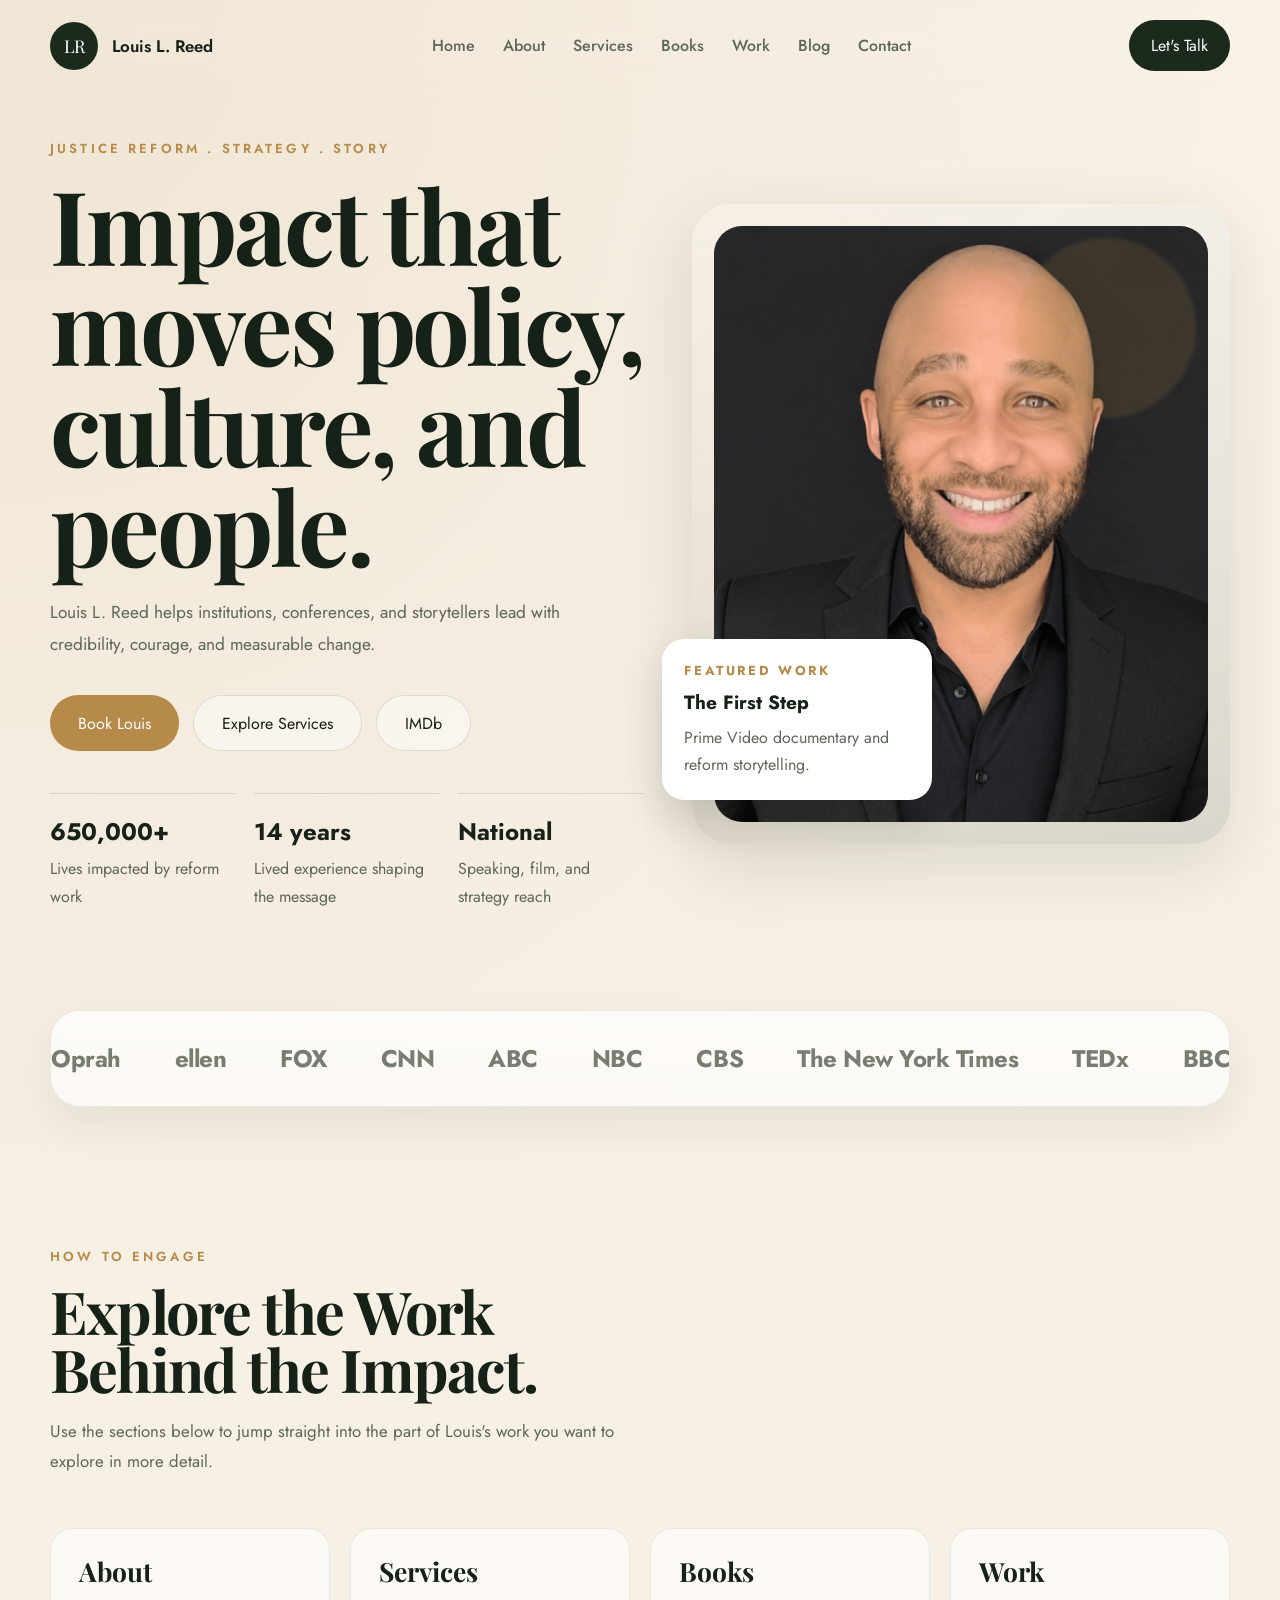
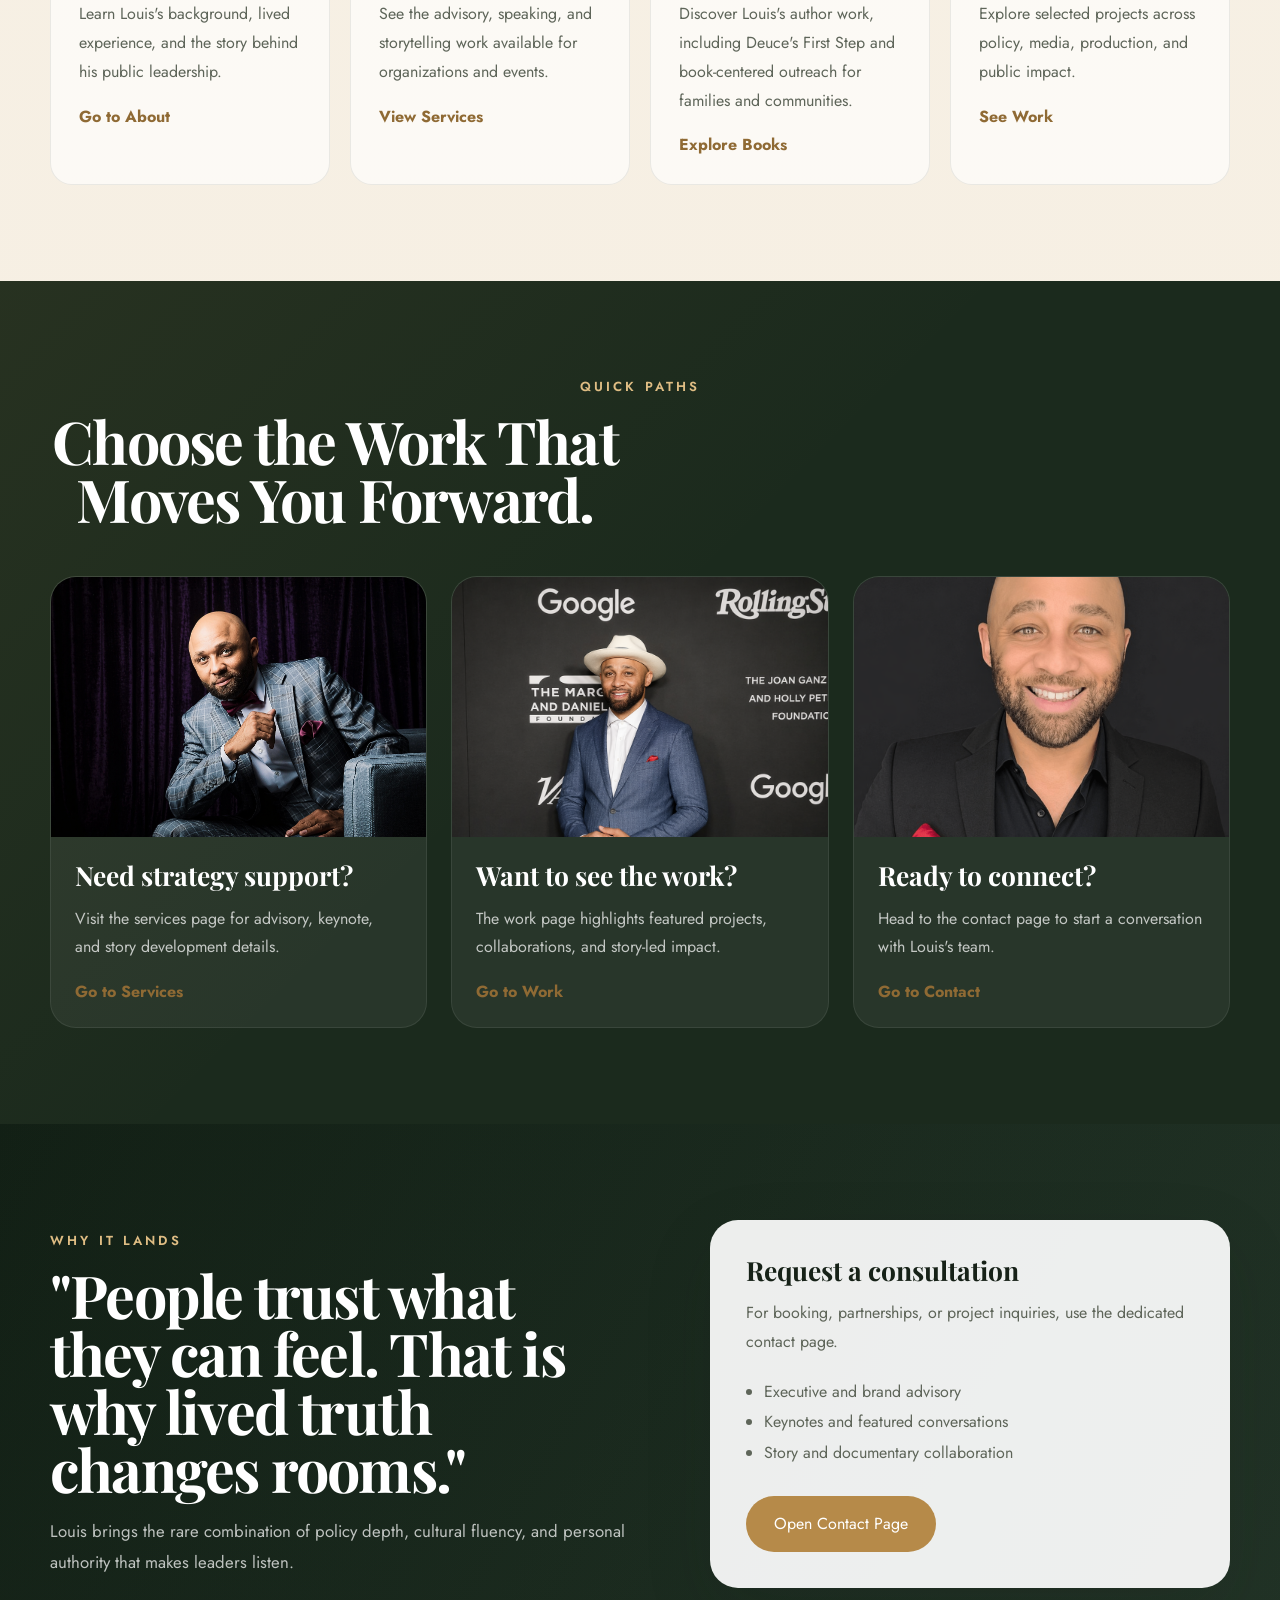
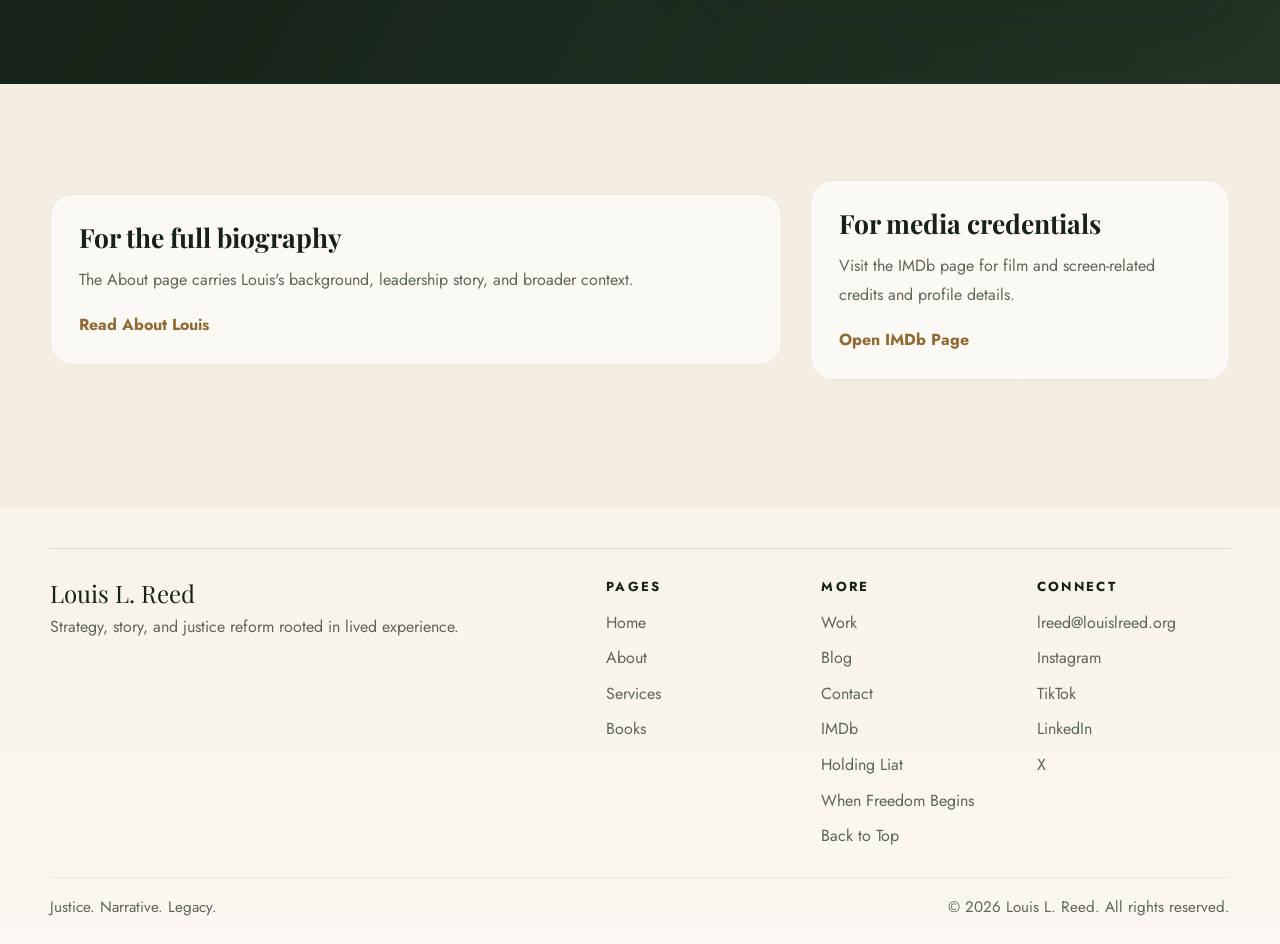
<file: index.html>
<!doctype html>
<html lang="en">

<head>
  <meta charset="UTF-8" />
  <meta name="viewport" content="width=device-width, initial-scale=1.0" />
  <meta name="description"
    content="Louis L. Reed - Social impact strategist, filmmaker, and justice reform architect helping organizations shape policy, narrative, and lasting cultural change." />
  <meta property="og:title" content="Louis L. Reed | Strategy, Story, and Justice Reform" />
  <meta property="og:description"
    content="Partner with Louis L. Reed for keynote speaking, culture-shifting strategy, and story-led impact work." />
  <meta property="og:type" content="website" />
  <meta property="og:url" content="https://www.louislreed.org" />
  <meta property="og:image" content="https://www.louislreed.org/img-hero-background.png" />
  <meta name="twitter:card" content="summary_large_image" />
  <meta name="twitter:title" content="Louis L. Reed | Strategy, Story, and Justice Reform" />
  <meta name="twitter:description"
    content="Justice reform insight, story-led strategy, and keynote speaking rooted in lived experience." />
  <meta name="twitter:image" content="https://www.louislreed.org/img-hero-background.png" />
  <link rel="canonical" href="https://www.louislreed.org/" />
  <title>Louis L. Reed | Strategy, Story, and Justice Reform</title>
  <link rel="preconnect" href="https://fonts.googleapis.com" />
  <link rel="preconnect" href="https://fonts.gstatic.com" crossorigin />
  <link
    href="https://fonts.googleapis.com/css2?family=Jost:wght@400;500;600;700&family=Playfair+Display:wght@600;700;800&display=swap"
    rel="stylesheet" />
  <link rel="stylesheet" href="style.css" />
</head>

<body>
  <div class="site-shell">
    <nav id="navbar" class="navbar" aria-label="Main navigation">
      <div class="container nav-inner">
        <a href="#hero" class="brand-mark" aria-label="Louis L. Reed home">
          <span class="brand-mark__monogram">LR</span>
          <span class="brand-mark__text">Louis L. Reed</span>
        </a>

        <div class="nav-links">
          <a href="index.html" class="nav-link active">Home</a>
          <a href="about.html" class="nav-link">About</a>
          <a href="services.html" class="nav-link">Services</a>
          <a href="books.html" class="nav-link">Books</a>
          <a href="work.html" class="nav-link">Work</a>
          <a href="blog.html" class="nav-link">Blog</a>
          <a href="contact.html" class="nav-link">Contact</a>
        </div>

        <a href="contact.html" class="nav-cta">Let's Talk</a>

        <button class="nav-hamburger" id="nav-hamburger" aria-label="Open menu" aria-expanded="false">
          <span></span>
          <span></span>
          <span></span>
        </button>
      </div>
    </nav>

    <div class="mobile-menu" id="mobile-menu" aria-hidden="true">
      <a href="index.html" class="mobile-link">Home</a>
      <a href="about.html" class="mobile-link">About</a>
      <a href="services.html" class="mobile-link">Services</a>
      <a href="books.html" class="mobile-link">Books</a>
      <a href="work.html" class="mobile-link">Work</a>
      <a href="blog.html" class="mobile-link">Blog</a>
      <a href="contact.html" class="mobile-link mobile-link-cta">Let's Talk</a>
    </div>
    <main>
      <section id="hero" class="hero">
        <div class="container hero-grid">
          <div class="hero-copy">
            <p class="eyebrow reveal-up">Justice Reform . Strategy . Story</p>
            <h1 class="hero-title reveal-up delay-1">
              Impact that moves
              policy, culture,
              and people.
            </h1>
            <p class="hero-text reveal-up delay-2">
              Louis L. Reed helps institutions, conferences, and storytellers
              lead with credibility, courage, and measurable change.
            </p>

            <div class="hero-actions reveal-up delay-3">
              <a href="contact.html" class="button button-primary">Book Louis</a>
              <a href="services.html" class="button button-secondary">Explore Services</a>
              <a href="imdb.html" class="button button-secondary">IMDb</a>
            </div>

            <div class="hero-stat-row reveal-up delay-4">
              <div class="hero-stat">
                <strong>650,000+</strong>
                <span>Lives impacted by reform work</span>
              </div>
              <div class="hero-stat">
                <strong>14 years</strong>
                <span>Lived experience shaping the message</span>
              </div>
              <div class="hero-stat">
                <strong>National</strong>
                <span>Speaking, film, and strategy reach</span>
              </div>
            </div>
          </div>

          <div class="hero-visual reveal-right">
            <div class="hero-photo-frame">
              <img src="profile-main.png" class="hero-photo" alt="Portrait of Louis Reed smiling" />
              <div class="hero-floating-card">
                <span class="hero-floating-card__label">Featured Work</span>
                <strong>The First Step</strong>
                <p>Prime Video documentary and reform storytelling.</p>
              </div>
            </div>
          </div>
        </div>
      </section>

      <section class="trust-bar" aria-label="Trusted by">
        <div class="container trust-bar__frame">
          <div class="trust-bar__track">
            <div class="trust-bar__group">
              <span class="trust-logo">Oprah</span>
              <span class="trust-logo">ellen</span>
              <span class="trust-logo">FOX</span>
              <span class="trust-logo">CNN</span>
              <span class="trust-logo">ABC</span>
              <span class="trust-logo">NBC</span>
              <span class="trust-logo">CBS</span>
              <span class="trust-logo">The New York Times</span>
              <span class="trust-logo">TEDx</span>
              <span class="trust-logo">BBC</span>
              <span class="trust-logo">Forbes</span>
              <span class="trust-logo">Entrepreneur</span>
              <span class="trust-logo">USA Today</span>
              <span class="trust-logo">Inc.</span>
              <span class="trust-logo">TIME</span>
              <span class="trust-logo">Fast Company</span>
              <span class="trust-logo">The Wall Street Journal</span>
            </div>
            <div class="trust-bar__group" aria-hidden="true">
              <span class="trust-logo">Oprah</span>
              <span class="trust-logo">ellen</span>
              <span class="trust-logo">FOX</span>
              <span class="trust-logo">CNN</span>
              <span class="trust-logo">ABC</span>
              <span class="trust-logo">NBC</span>
              <span class="trust-logo">CBS</span>
              <span class="trust-logo">The New York Times</span>
              <span class="trust-logo">TEDx</span>
              <span class="trust-logo">BBC</span>
              <span class="trust-logo">Forbes</span>
              <span class="trust-logo">Entrepreneur</span>
              <span class="trust-logo">USA Today</span>
              <span class="trust-logo">Inc.</span>
              <span class="trust-logo">TIME</span>
              <span class="trust-logo">Fast Company</span>
              <span class="trust-logo">The Wall Street Journal</span>
            </div>
          </div>
        </div>
      </section>

      <section class="section section-light">
        <div class="container section-heading section-heading-left">
          <p class="eyebrow">How to Engage</p>
          <h2 class="section-title">
            Explore the Work Behind the Impact.
          </h2>
          <p class="section-text">
            Use the sections below to jump straight into the part of Louis's
            work you want to explore in more detail.
          </p>
        </div>

        <div class="container feature-grid">
          <article class="feature-card reveal-up">
            <h3>About</h3>
            <p>
              Learn Louis's background, lived experience, and the story behind
              his public leadership.
            </p>
            <a href="about.html" class="blog-card__link">Go to About</a>
          </article>
          <article class="feature-card reveal-up delay-1">
            <h3>Services</h3>
            <p>
              See the advisory, speaking, and storytelling work available for
              organizations and events.
            </p>
            <a href="services.html" class="blog-card__link">View Services</a>
          </article>
          <article class="feature-card reveal-up delay-2">
            <h3>Books</h3>
            <p>
              Discover Louis's author work, including Deuce's First Step and
              book-centered outreach for families and communities.
            </p>
            <a href="books.html" class="blog-card__link">Explore Books</a>
          </article>
          <article class="feature-card reveal-up delay-3">
            <h3>Work</h3>
            <p>
              Explore selected projects across policy, media, production, and
              public impact.
            </p>
            <a href="work.html" class="blog-card__link">See Work</a>
          </article>
        </div>
      </section>

      <section class="section section-dark">
        <div class="container section-heading">
          <p class="eyebrow eyebrow-light">Quick Paths</p>
          <h2 class="section-title section-title-light">
            Choose the Work That Moves You Forward.
          </h2>
        </div>

        <div class="container services-grid">
          <article class="service-card reveal-up">
            <img src="img-strategy-new.png" alt="Strategic consulting session" class="service-card__image" />
            <div class="service-card__body">
              <h3>Need strategy support?</h3>
              <p>
                Visit the services page for advisory, keynote, and story
                development details.
              </p>
              <a href="services.html" class="blog-card__link">Go to Services</a>
            </div>
          </article>

          <article class="service-card reveal-up delay-1">
            <img src="img-film-service-new.png" alt="Film and story production work"
              class="service-card__image service-card__image--top" />
            <div class="service-card__body">
              <h3>Want to see the work?</h3>
              <p>
                The work page highlights featured projects, collaborations, and
                story-led impact.
              </p>
              <a href="work.html" class="blog-card__link">Go to Work</a>
            </div>
          </article>

          <article class="service-card reveal-up delay-2">
            <img src="img-speaking-new.png" alt="Louis Reed speaking on stage" class="service-card__image" />
            <div class="service-card__body">
              <h3>Ready to connect?</h3>
              <p>
                Head to the contact page to start a conversation with Louis's
                team.
              </p>
              <a href="contact.html" class="blog-card__link">Go to Contact</a>
            </div>
          </article>
        </div>
      </section>

      <section class="section consultation-band">
        <div class="container consultation-grid">
          <div class="consultation-quote reveal-left">
            <p class="eyebrow eyebrow-light">Why It Lands</p>
            <h2 class="section-title section-title-light">
              "People trust what they can feel. That is why lived truth
              changes rooms."
            </h2>
            <p class="section-text section-text-light">
              Louis brings the rare combination of policy depth, cultural
              fluency, and personal authority that makes leaders listen.
            </p>
          </div>

          <div class="consultation-panel reveal-right">
            <h3>Request a consultation</h3>
            <p>
              For booking, partnerships, or project inquiries, use the
              dedicated contact page.
            </p>
            <ul class="consultation-list">
              <li>Executive and brand advisory</li>
              <li>Keynotes and featured conversations</li>
              <li>Story and documentary collaboration</li>
            </ul>
            <a href="contact.html" class="button button-primary">Open Contact Page</a>
          </div>
        </div>
      </section>

      <section class="section section-light">
        <div class="container two-column-copy">
          <div class="feature-card reveal-up">
            <h3>For the full biography</h3>
            <p>
              The About page carries Louis's background, leadership story, and
              broader context.
            </p>
            <a href="about.html" class="blog-card__link">Read About Louis</a>
          </div>
          <div class="feature-card reveal-up delay-1">
            <h3>For media credentials</h3>
            <p>
              Visit the IMDb page for film and screen-related credits and
              profile details.
            </p>
            <a href="imdb.html" class="blog-card__link">Open IMDb Page</a>
          </div>
        </div>
      </section>
    </main>
    <footer class="footer">
      <div class="container footer-inner">
        <div class="footer-brand-block">
          <p class="footer-brand">Louis L. Reed</p>
          <p class="footer-copy">
            Strategy, story, and justice reform rooted in lived experience.
          </p>
        </div>
        <div class="footer-links">
          <div class="footer-column">
            <p class="footer-heading">Pages</p>
            <a href="index.html" class="footer-link">Home</a>
            <a href="about.html" class="footer-link">About</a>
            <a href="services.html" class="footer-link">Services</a>
            <a href="books.html" class="footer-link">Books</a>
          </div>
          <div class="footer-column">
            <p class="footer-heading">More</p>
            <a href="work.html" class="footer-link">Work</a>
            <a href="blog.html" class="footer-link">Blog</a>
            <a href="contact.html" class="footer-link">Contact</a>
            <a href="imdb.html" class="footer-link">IMDb</a>
            <a href="holding-liat.html" class="footer-link">Holding Liat</a>
            <a href="when-freedom-begins.html" class="footer-link">When Freedom Begins</a>
            <a href="#hero" class="footer-link">Back to Top</a>
          </div>
          <div class="footer-column">
            <p class="footer-heading">Connect</p>
            <a href="mailto:lreed@louislreed.org" class="footer-link">lreed@louislreed.org</a>
            <a href="https://www.instagram.com/heinspires4real" target="_blank" rel="noopener noreferrer"
              class="footer-link">
              Instagram
            </a>
            <a href="https://www.tiktok.com/heinspires4real" target="_blank" rel="noopener noreferrer"
              class="footer-link">TikTok</a>
            <a href="https://www.linkedin.com/in/louislreed" target="_blank" rel="noopener noreferrer"
              class="footer-link">LinkedIn</a>
            <a href="https://www.x.com/louislreed" target="_blank" rel="noopener noreferrer"
              class="footer-link">X</a>
          </div>
        </div>
      </div>
      <div class="container footer-bottom">
        <p class="footer-note">Justice. Narrative. Legacy.</p>
        <p class="footer-note">&copy; 2026 Louis L. Reed. All rights reserved.</p>
      </div>
    </footer>
  </div>

  <script src="main.js"></script>
</body>

</html>
</file>
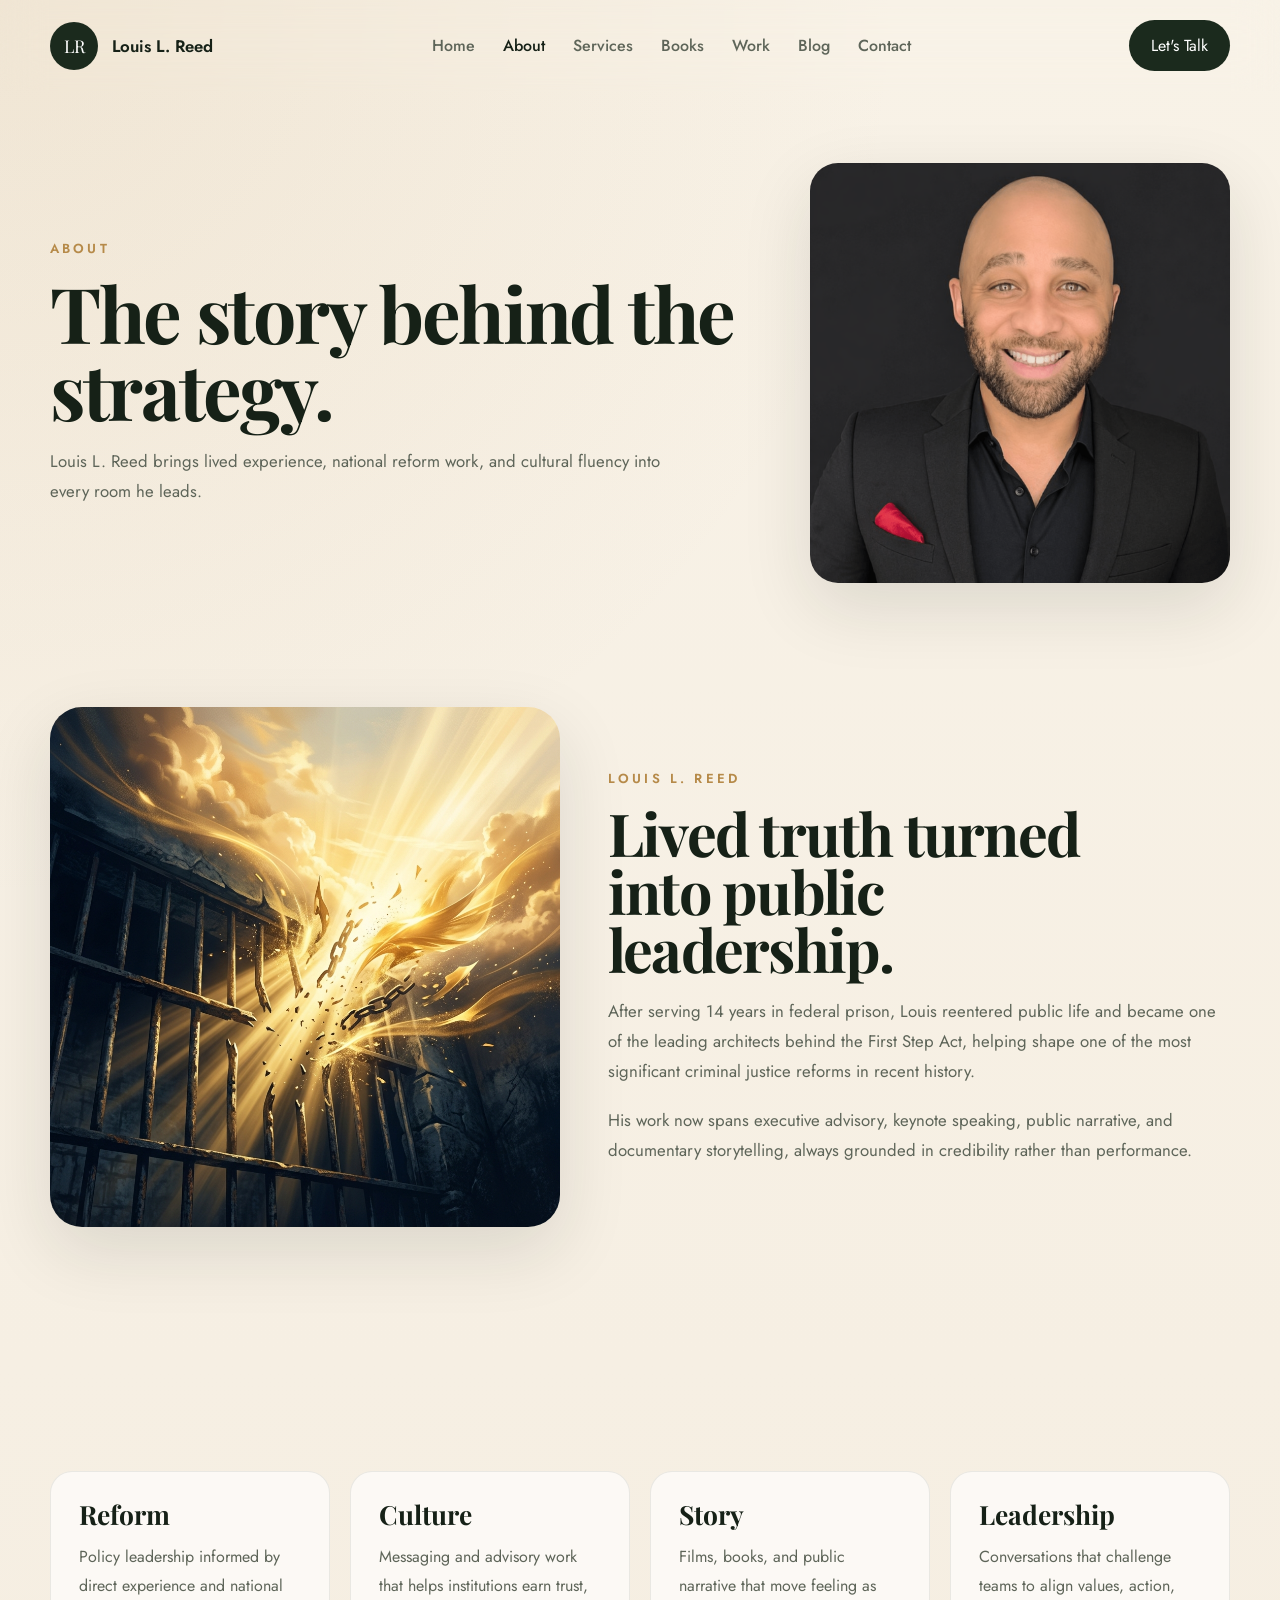
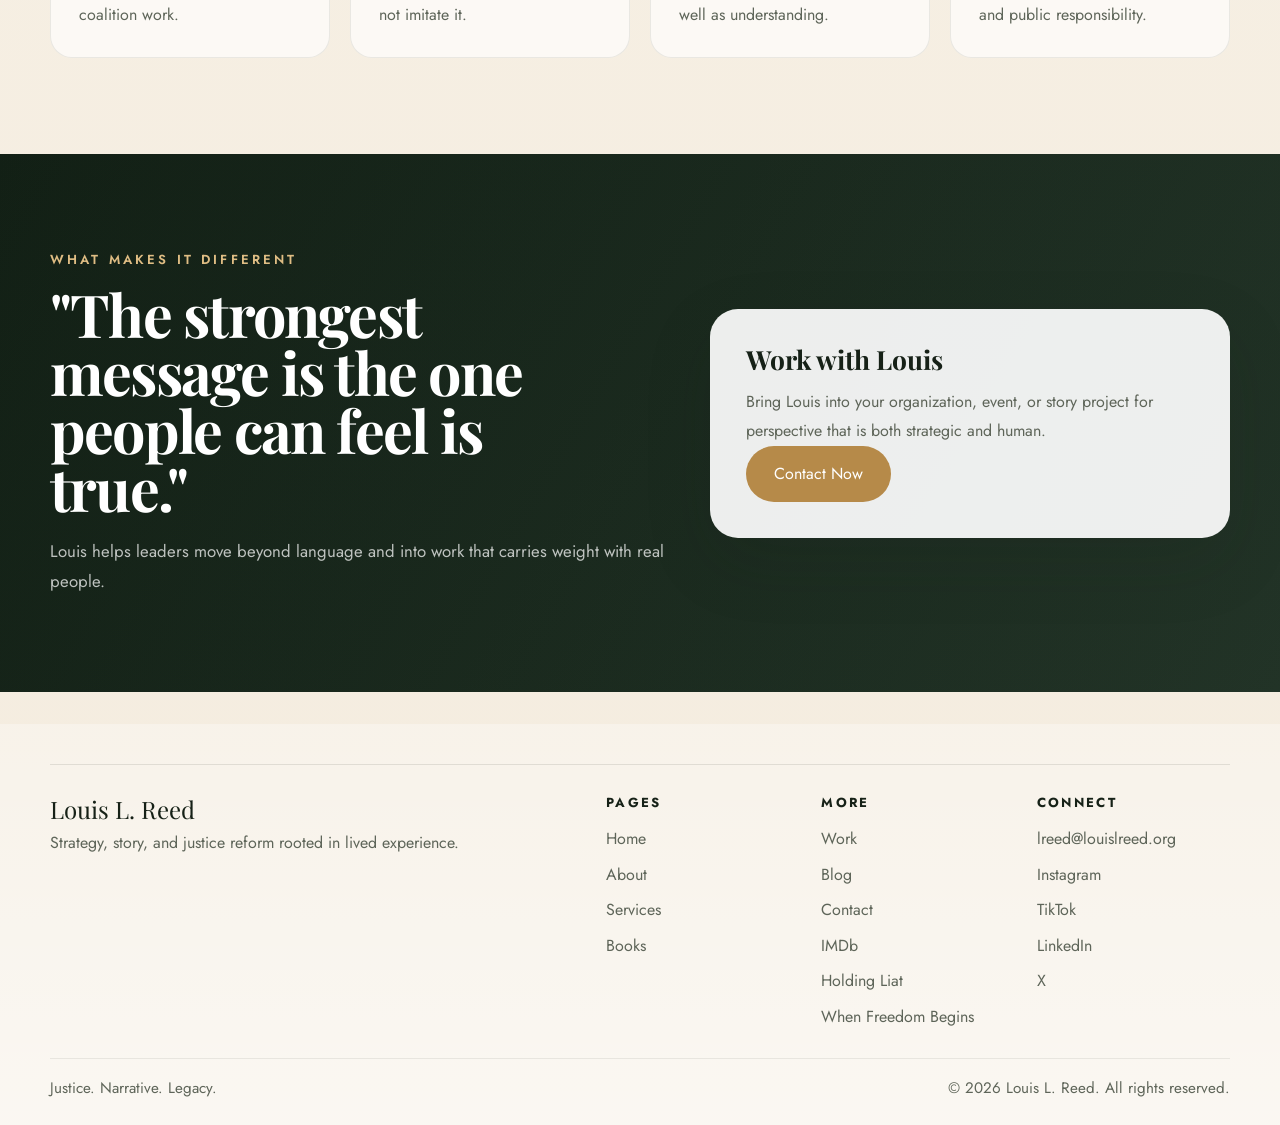
<file: about.html>
<!doctype html>
<html lang="en">
  <head>
    <meta charset="UTF-8" />
    <meta name="viewport" content="width=device-width, initial-scale=1.0" />
    <meta
      name="description"
      content="Learn more about Louis L. Reed, his lived experience, and the leadership behind his justice reform and strategy work."
    />
    <title>Louis L. Reed | About</title>
    <link rel="preconnect" href="https://fonts.googleapis.com" />
    <link rel="preconnect" href="https://fonts.gstatic.com" crossorigin />
    <link
      href="https://fonts.googleapis.com/css2?family=Jost:wght@400;500;600;700&family=Playfair+Display:wght@600;700;800&display=swap"
      rel="stylesheet"
    />
    <link rel="stylesheet" href="style.css" />
  </head>
  <body>
    <div class="site-shell">
      <nav id="navbar" class="navbar" aria-label="Main navigation">
        <div class="container nav-inner">
          <a href="index.html" class="brand-mark" aria-label="Louis L. Reed home">
            <span class="brand-mark__monogram">LR</span>
            <span class="brand-mark__text">Louis L. Reed</span>
          </a>
          <div class="nav-links">
            <a href="index.html" class="nav-link">Home</a>
            <a href="about.html" class="nav-link active">About</a>
            <a href="services.html" class="nav-link">Services</a>
            <a href="books.html" class="nav-link">Books</a>
            <a href="work.html" class="nav-link">Work</a>
            <a href="blog.html" class="nav-link">Blog</a>
            <a href="contact.html" class="nav-link">Contact</a>
          </div>
          <a href="contact.html" class="nav-cta">Let's Talk</a>
          <button class="nav-hamburger" id="nav-hamburger" aria-label="Open menu" aria-expanded="false">
            <span></span><span></span><span></span>
          </button>
        </div>
      </nav>

      <div class="mobile-menu" id="mobile-menu" aria-hidden="true">
        <a href="index.html" class="mobile-link">Home</a>
        <a href="about.html" class="mobile-link">About</a>
        <a href="services.html" class="mobile-link">Services</a>
        <a href="books.html" class="mobile-link">Books</a>
        <a href="work.html" class="mobile-link">Work</a>
        <a href="blog.html" class="mobile-link">Blog</a>
        <a href="contact.html" class="mobile-link mobile-link-cta">Let's Talk</a>
      </div>

      <main>
        <section class="page-hero">
          <div class="container page-hero__grid">
            <div>
              <p class="eyebrow">About</p>
              <h1 class="page-title">The story behind the strategy.</h1>
              <p class="section-text">
                Louis L. Reed brings lived experience, national reform work,
                and cultural fluency into every room he leads.
              </p>
            </div>
            <img src="profile-main.png" alt="Louis Reed portrait" class="page-hero__image" />
          </div>
        </section>

        <section class="section section-light">
          <div class="container intro-grid">
            <div class="intro-media reveal-left">
              <img src="img-justice.png" alt="Justice reform leadership" />
            </div>
            <div class="intro-copy reveal-right">
              <p class="eyebrow">Louis L. Reed</p>
              <h2 class="section-title">
                Lived truth turned into public leadership.
              </h2>
              <p class="section-text">
                After serving 14 years in federal prison, Louis reentered public
                life and became one of the leading architects behind the First
                Step Act, helping shape one of the most significant criminal
                justice reforms in recent history.
              </p>
              <p class="section-text">
                His work now spans executive advisory, keynote speaking, public
                narrative, and documentary storytelling, always grounded in
                credibility rather than performance.
              </p>
            </div>
          </div>
        </section>

        <section class="section section-light">
          <div class="container feature-grid">
            <article class="feature-card reveal-up">
              <h3>Reform</h3>
              <p>Policy leadership informed by direct experience and national coalition work.</p>
            </article>
            <article class="feature-card reveal-up delay-1">
              <h3>Culture</h3>
              <p>Messaging and advisory work that helps institutions earn trust, not imitate it.</p>
            </article>
            <article class="feature-card reveal-up delay-2">
              <h3>Story</h3>
              <p>Films, books, and public narrative that move feeling as well as understanding.</p>
            </article>
            <article class="feature-card reveal-up delay-3">
              <h3>Leadership</h3>
              <p>Conversations that challenge teams to align values, action, and public responsibility.</p>
            </article>
          </div>
        </section>

        <section class="section consultation-band">
          <div class="container consultation-grid">
            <div class="consultation-quote reveal-left">
              <p class="eyebrow eyebrow-light">What Makes It Different</p>
              <h2 class="section-title section-title-light">
                "The strongest message is the one people can feel is true."
              </h2>
              <p class="section-text section-text-light">
                Louis helps leaders move beyond language and into work that
                carries weight with real people.
              </p>
            </div>
            <div class="consultation-panel reveal-right">
              <h3>Work with Louis</h3>
              <p>
                Bring Louis into your organization, event, or story project for
                perspective that is both strategic and human.
              </p>
              <a href="contact.html" class="button button-primary">Contact Now</a>
            </div>
          </div>
        </section>
      </main>

      <footer class="footer">
        <div class="container footer-inner">
          <div class="footer-brand-block">
            <p class="footer-brand">Louis L. Reed</p>
            <p class="footer-copy">
              Strategy, story, and justice reform rooted in lived experience.
            </p>
          </div>
          <div class="footer-links">
            <div class="footer-column">
              <p class="footer-heading">Pages</p>
              <a href="index.html" class="footer-link">Home</a>
              <a href="about.html" class="footer-link">About</a>
              <a href="services.html" class="footer-link">Services</a>
              <a href="books.html" class="footer-link">Books</a>
            </div>
            <div class="footer-column">
              <p class="footer-heading">More</p>
              <a href="work.html" class="footer-link">Work</a>
              <a href="blog.html" class="footer-link">Blog</a>
              <a href="contact.html" class="footer-link">Contact</a>
              <a href="imdb.html" class="footer-link">IMDb</a>
              <a href="holding-liat.html" class="footer-link">Holding Liat</a>
              <a href="when-freedom-begins.html" class="footer-link">When Freedom Begins</a>
            </div>
            <div class="footer-column">
              <p class="footer-heading">Connect</p>
              <a href="mailto:lreed@louislreed.org" class="footer-link">lreed@louislreed.org</a>
              <a href="https://www.instagram.com/heinspires4real" target="_blank" rel="noopener noreferrer" class="footer-link">Instagram</a>
              <a href="https://www.tiktok.com/heinspires4real" target="_blank" rel="noopener noreferrer" class="footer-link">TikTok</a>
              <a href="https://www.linkedin.com/in/louislreed" target="_blank" rel="noopener noreferrer" class="footer-link">LinkedIn</a>
              <a href="https://www.x.com/louislreed" target="_blank" rel="noopener noreferrer" class="footer-link">X</a>
            </div>
          </div>
        </div>
        <div class="container footer-bottom">
          <p class="footer-note">Justice. Narrative. Legacy.</p>
          <p class="footer-note">&copy; 2026 Louis L. Reed. All rights reserved.</p>
        </div>
      </footer>
    </div>

    <script src="main.js"></script>
  </body>
</html>
</file>
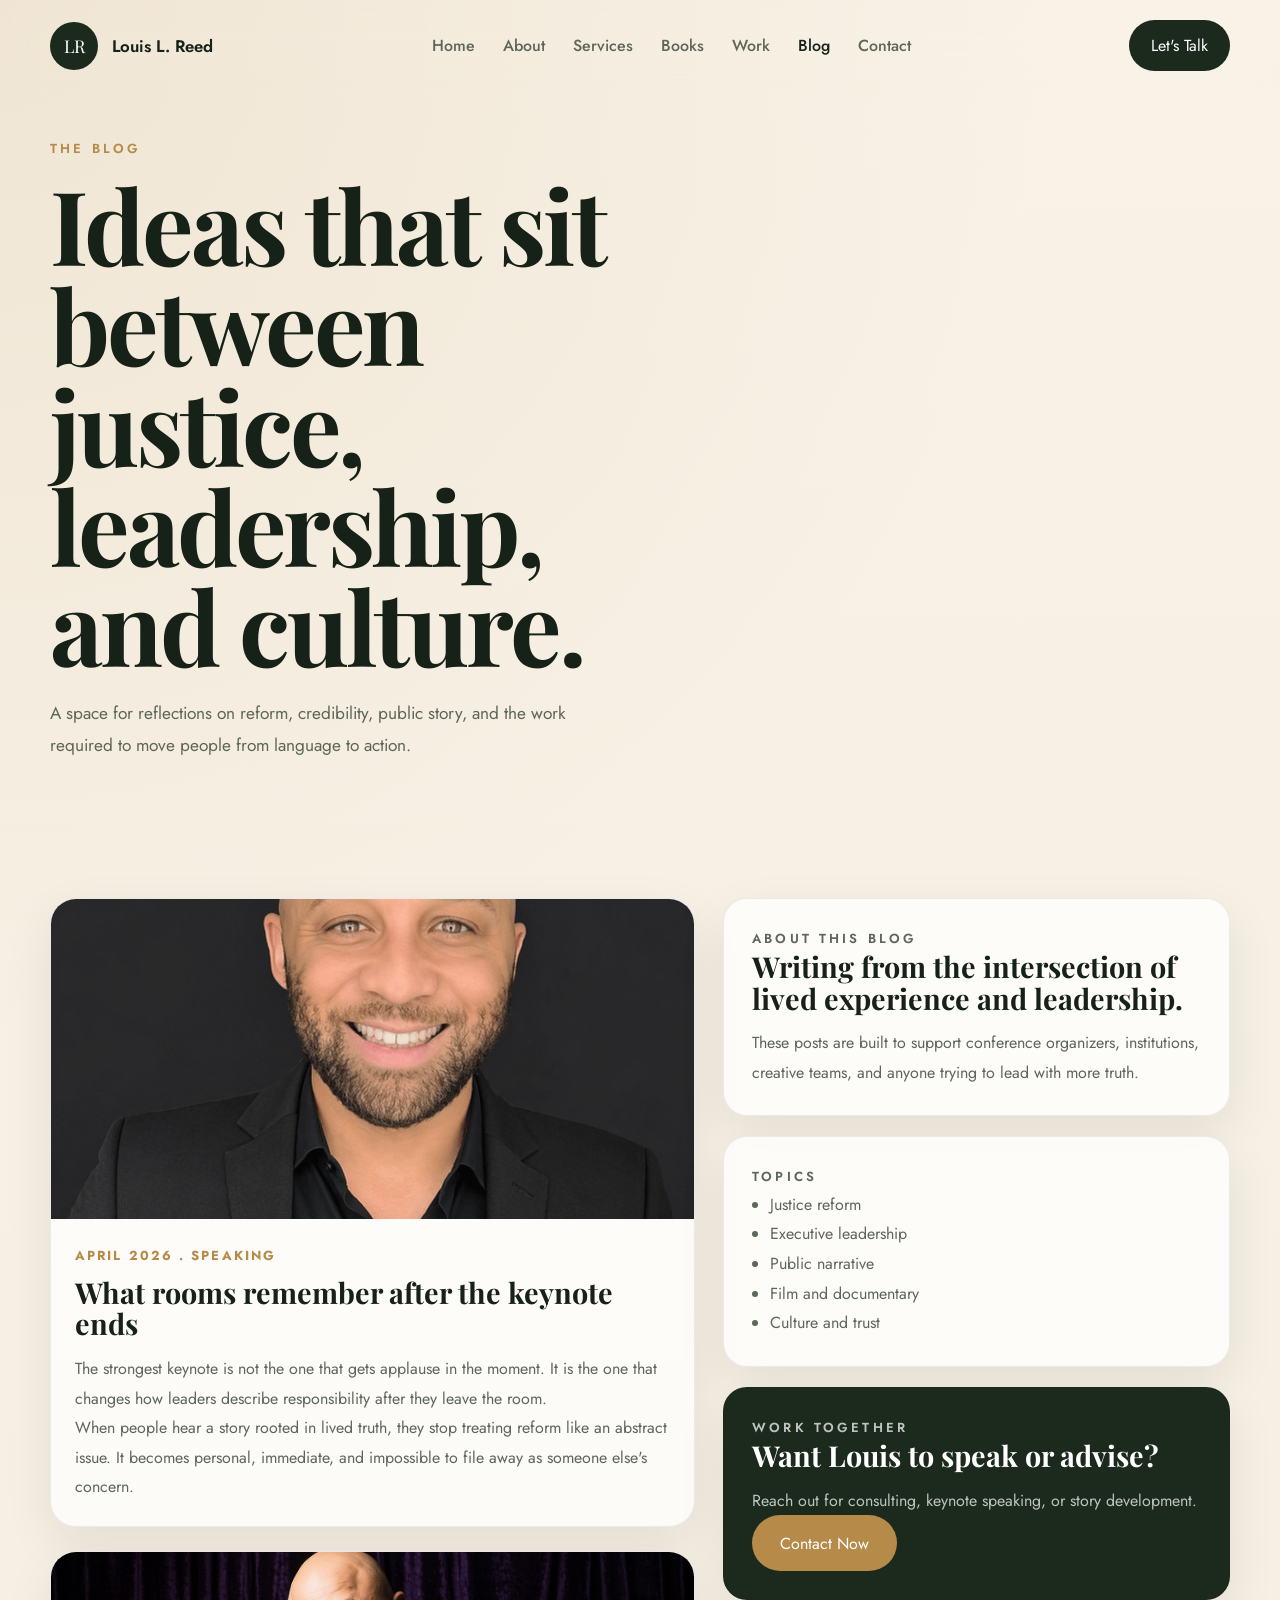
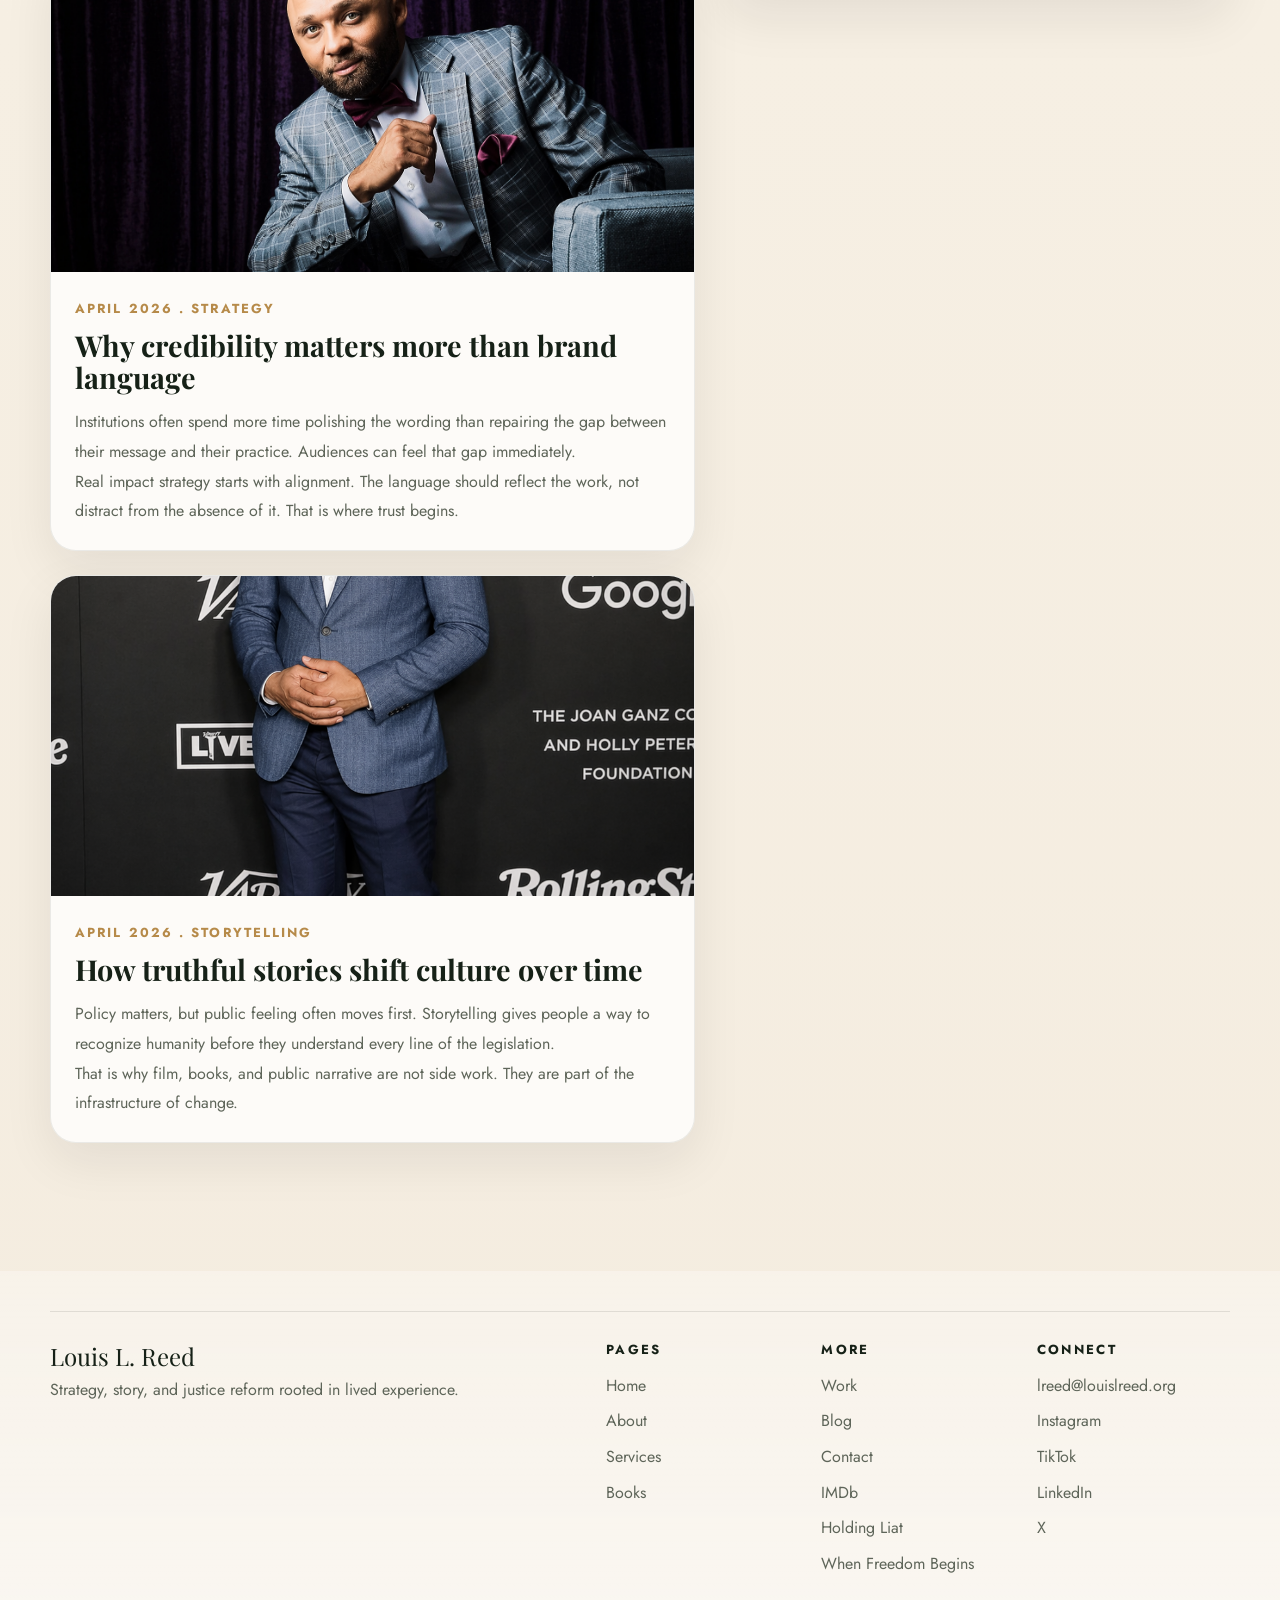
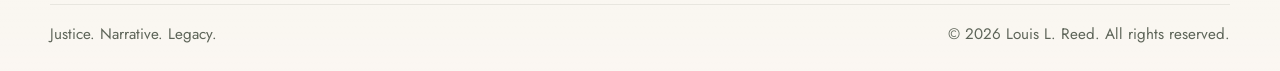
<file: blog.html>
<!doctype html>
<html lang="en">
  <head>
    <meta charset="UTF-8" />
    <meta name="viewport" content="width=device-width, initial-scale=1.0" />
    <meta
      name="description"
      content="Read the Louis L. Reed blog for insights on justice reform, leadership, public narrative, and culture-shaping work."
    />
    <meta property="og:title" content="Louis L. Reed | Blog" />
    <meta
      property="og:description"
      content="Essays and reflections on justice, leadership, strategy, and storytelling."
    />
    <title>Louis L. Reed | Blog</title>
    <link rel="preconnect" href="https://fonts.googleapis.com" />
    <link rel="preconnect" href="https://fonts.gstatic.com" crossorigin />
    <link
      href="https://fonts.googleapis.com/css2?family=Jost:wght@400;500;600;700&family=Playfair+Display:wght@600;700;800&display=swap"
      rel="stylesheet"
    />
    <link rel="stylesheet" href="style.css" />
  </head>
  <body>
    <div class="site-shell">
      <nav id="navbar" class="navbar" aria-label="Main navigation">
        <div class="container nav-inner">
          <a href="index.html" class="brand-mark" aria-label="Louis L. Reed home">
            <span class="brand-mark__monogram">LR</span>
            <span class="brand-mark__text">Louis L. Reed</span>
          </a>

          <div class="nav-links">
            <a href="index.html" class="nav-link">Home</a>
            <a href="about.html" class="nav-link">About</a>
            <a href="services.html" class="nav-link">Services</a>
            <a href="books.html" class="nav-link">Books</a>
            <a href="work.html" class="nav-link">Work</a>
            <a href="blog.html" class="nav-link active">Blog</a>
            <a href="contact.html" class="nav-link">Contact</a>
          </div>

          <a href="contact.html" class="nav-cta">Let's Talk</a>

          <button
            class="nav-hamburger"
            id="nav-hamburger"
            aria-label="Open menu"
            aria-expanded="false"
          >
            <span></span>
            <span></span>
            <span></span>
          </button>
        </div>
      </nav>

      <div class="mobile-menu" id="mobile-menu" aria-hidden="true">
        <a href="index.html" class="mobile-link">Home</a>
        <a href="about.html" class="mobile-link">About</a>
        <a href="services.html" class="mobile-link">Services</a>
        <a href="books.html" class="mobile-link">Books</a>
        <a href="work.html" class="mobile-link">Work</a>
        <a href="blog.html" class="mobile-link">Blog</a>
        <a href="contact.html" class="mobile-link mobile-link-cta">Let's Talk</a>
      </div>

      <main>
        <section class="blog-hero">
          <div class="container blog-hero__grid">
            <div class="blog-hero__copy">
              <p class="eyebrow reveal-up">The Blog</p>
              <h1 class="hero-title reveal-up delay-1">
                Ideas that sit between justice, leadership, and culture.
              </h1>
              <p class="hero-text reveal-up delay-2">
                A space for reflections on reform, credibility, public story,
                and the work required to move people from language to action.
              </p>
            </div>
          </div>
        </section>

        <section class="section section-light">
          <div class="container blog-layout">
            <div class="blog-feed">
              <article class="blog-post-card reveal-up">
                <img
                  src="img-speaking-new.png"
                  alt="Louis speaking on stage"
                  class="blog-post-card__image"
                />
                <div class="blog-post-card__body">
                  <span class="blog-card__meta">April 2026 . Speaking</span>
                  <h2>What rooms remember after the keynote ends</h2>
                  <p>
                    The strongest keynote is not the one that gets applause in
                    the moment. It is the one that changes how leaders describe
                    responsibility after they leave the room.
                  </p>
                  <p>
                    When people hear a story rooted in lived truth, they stop
                    treating reform like an abstract issue. It becomes personal,
                    immediate, and impossible to file away as someone else's
                    concern.
                  </p>
                </div>
              </article>

              <article class="blog-post-card reveal-up delay-1">
                <img
                  src="img-strategy-new.png"
                  alt="Strategic planning session"
                  class="blog-post-card__image"
                />
                <div class="blog-post-card__body">
                  <span class="blog-card__meta">April 2026 . Strategy</span>
                  <h2>Why credibility matters more than brand language</h2>
                  <p>
                    Institutions often spend more time polishing the wording
                    than repairing the gap between their message and their
                    practice. Audiences can feel that gap immediately.
                  </p>
                  <p>
                    Real impact strategy starts with alignment. The language
                    should reflect the work, not distract from the absence of
                    it. That is where trust begins.
                  </p>
                </div>
              </article>

              <article class="blog-post-card reveal-up delay-2">
                <img
                  src="img-film-service-new.png"
                  alt="Film and documentary production"
                  class="blog-post-card__image"
                />
                <div class="blog-post-card__body">
                  <span class="blog-card__meta">April 2026 . Storytelling</span>
                  <h2>How truthful stories shift culture over time</h2>
                  <p>
                    Policy matters, but public feeling often moves first.
                    Storytelling gives people a way to recognize humanity before
                    they understand every line of the legislation.
                  </p>
                  <p>
                    That is why film, books, and public narrative are not side
                    work. They are part of the infrastructure of change.
                  </p>
                </div>
              </article>
            </div>

            <aside class="blog-sidebar reveal-left">
              <div class="sidebar-card">
                <p class="eyebrow">About This Blog</p>
                <h3>Writing from the intersection of lived experience and leadership.</h3>
                <p>
                  These posts are built to support conference organizers,
                  institutions, creative teams, and anyone trying to lead with
                  more truth.
                </p>
              </div>

              <div class="sidebar-card">
                <p class="eyebrow">Topics</p>
                <ul class="sidebar-list">
                  <li>Justice reform</li>
                  <li>Executive leadership</li>
                  <li>Public narrative</li>
                  <li>Film and documentary</li>
                  <li>Culture and trust</li>
                </ul>
              </div>

              <div class="sidebar-card sidebar-card-dark">
                <p class="eyebrow eyebrow-light">Work Together</p>
                <h3>Want Louis to speak or advise?</h3>
                <p>
                  Reach out for consulting, keynote speaking, or story
                  development.
                </p>
                <a href="contact.html" class="button button-primary">
                  Contact Now
                </a>
              </div>
            </aside>
          </div>
        </section>
      </main>

      <footer class="footer">
        <div class="container footer-inner">
          <div class="footer-brand-block">
            <p class="footer-brand">Louis L. Reed</p>
            <p class="footer-copy">
              Strategy, story, and justice reform rooted in lived experience.
            </p>
          </div>
          <div class="footer-links">
            <div class="footer-column">
              <p class="footer-heading">Pages</p>
              <a href="index.html" class="footer-link">Home</a>
              <a href="about.html" class="footer-link">About</a>
              <a href="services.html" class="footer-link">Services</a>
              <a href="books.html" class="footer-link">Books</a>
            </div>
            <div class="footer-column">
              <p class="footer-heading">More</p>
              <a href="work.html" class="footer-link">Work</a>
              <a href="blog.html" class="footer-link">Blog</a>
              <a href="contact.html" class="footer-link">Contact</a>
              <a href="imdb.html" class="footer-link">IMDb</a>
              <a href="holding-liat.html" class="footer-link">Holding Liat</a>
              <a href="when-freedom-begins.html" class="footer-link">When Freedom Begins</a>
            </div>
            <div class="footer-column">
              <p class="footer-heading">Connect</p>
              <a href="mailto:lreed@louislreed.org" class="footer-link">lreed@louislreed.org</a>
              <a href="https://www.instagram.com/heinspires4real" target="_blank" rel="noopener noreferrer" class="footer-link">Instagram</a>
              <a href="https://www.tiktok.com/heinspires4real" target="_blank" rel="noopener noreferrer" class="footer-link">TikTok</a>
              <a href="https://www.linkedin.com/in/louislreed" target="_blank" rel="noopener noreferrer" class="footer-link">LinkedIn</a>
              <a href="https://www.x.com/louislreed" target="_blank" rel="noopener noreferrer" class="footer-link">X</a>
            </div>
          </div>
        </div>
        <div class="container footer-bottom">
          <p class="footer-note">Justice. Narrative. Legacy.</p>
          <p class="footer-note">&copy; 2026 Louis L. Reed. All rights reserved.</p>
        </div>
      </footer>
    </div>

    <script src="main.js"></script>
  </body>
</html>
</file>
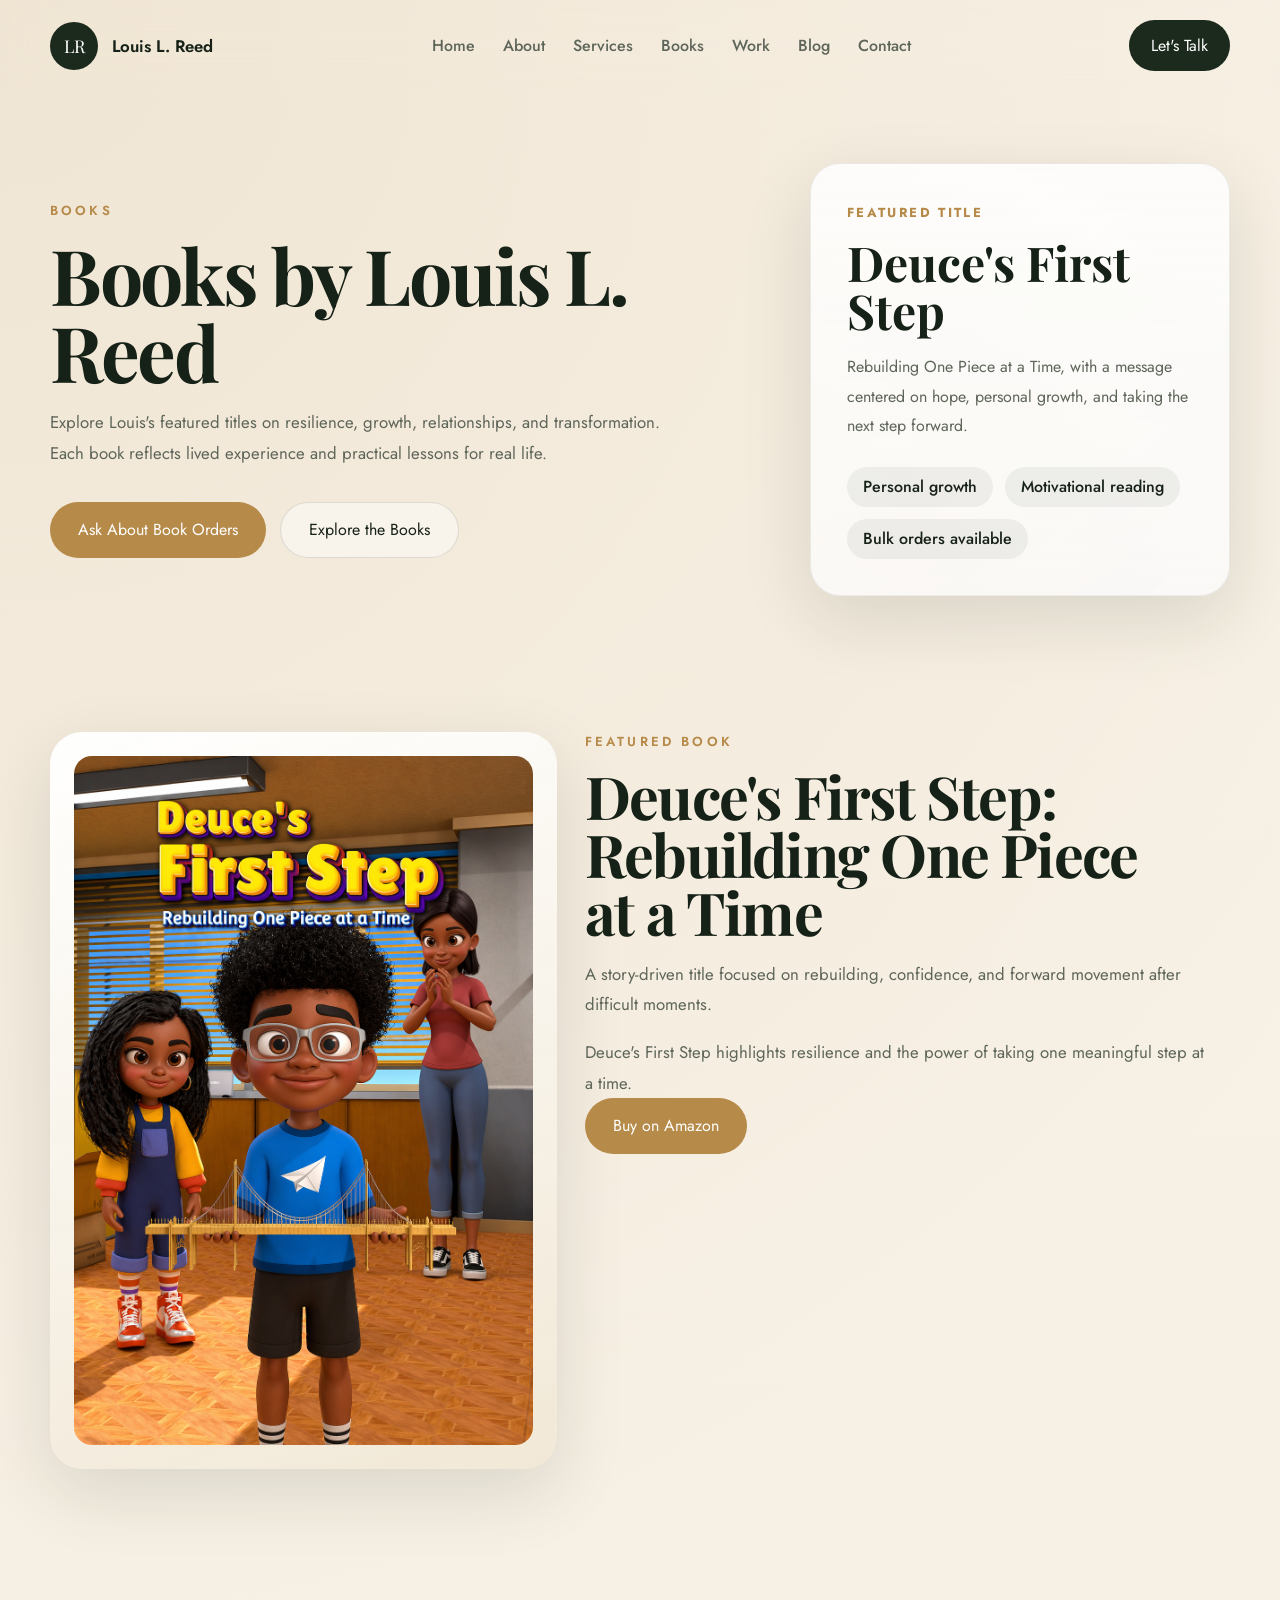
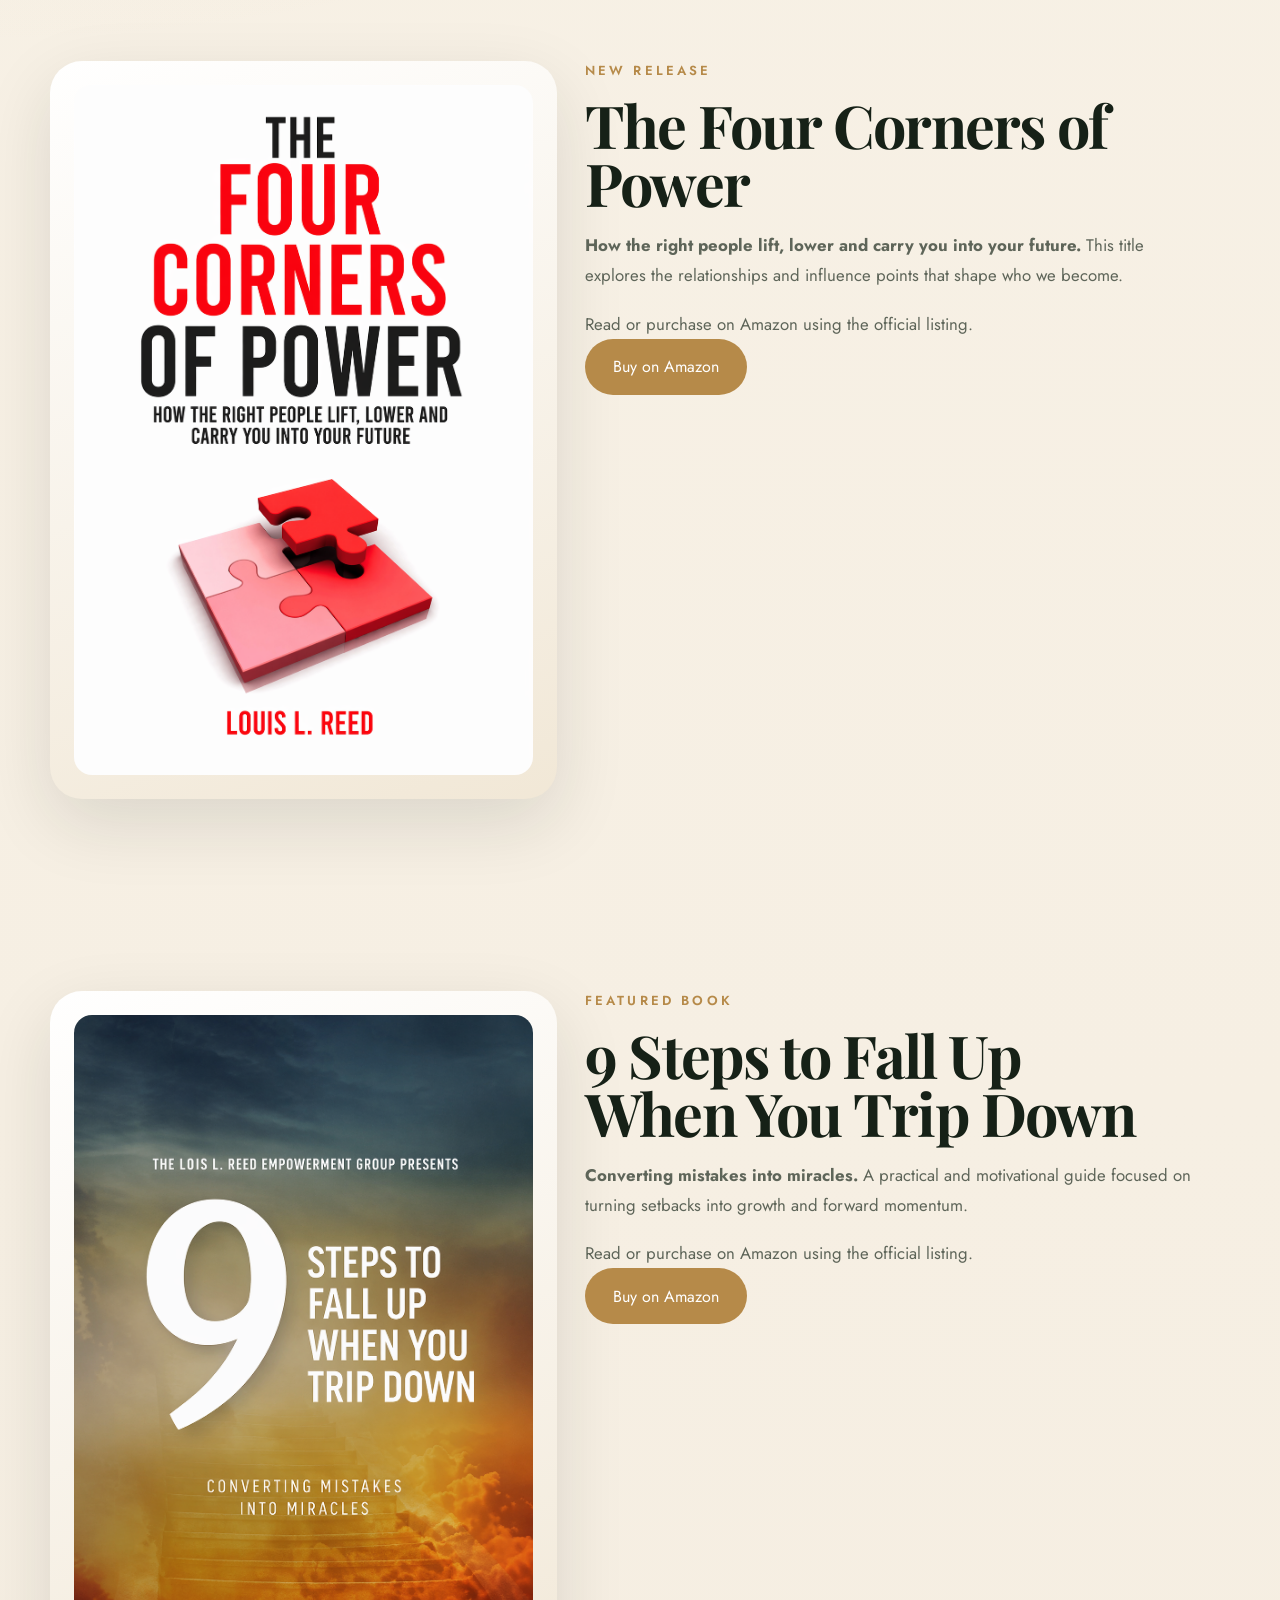
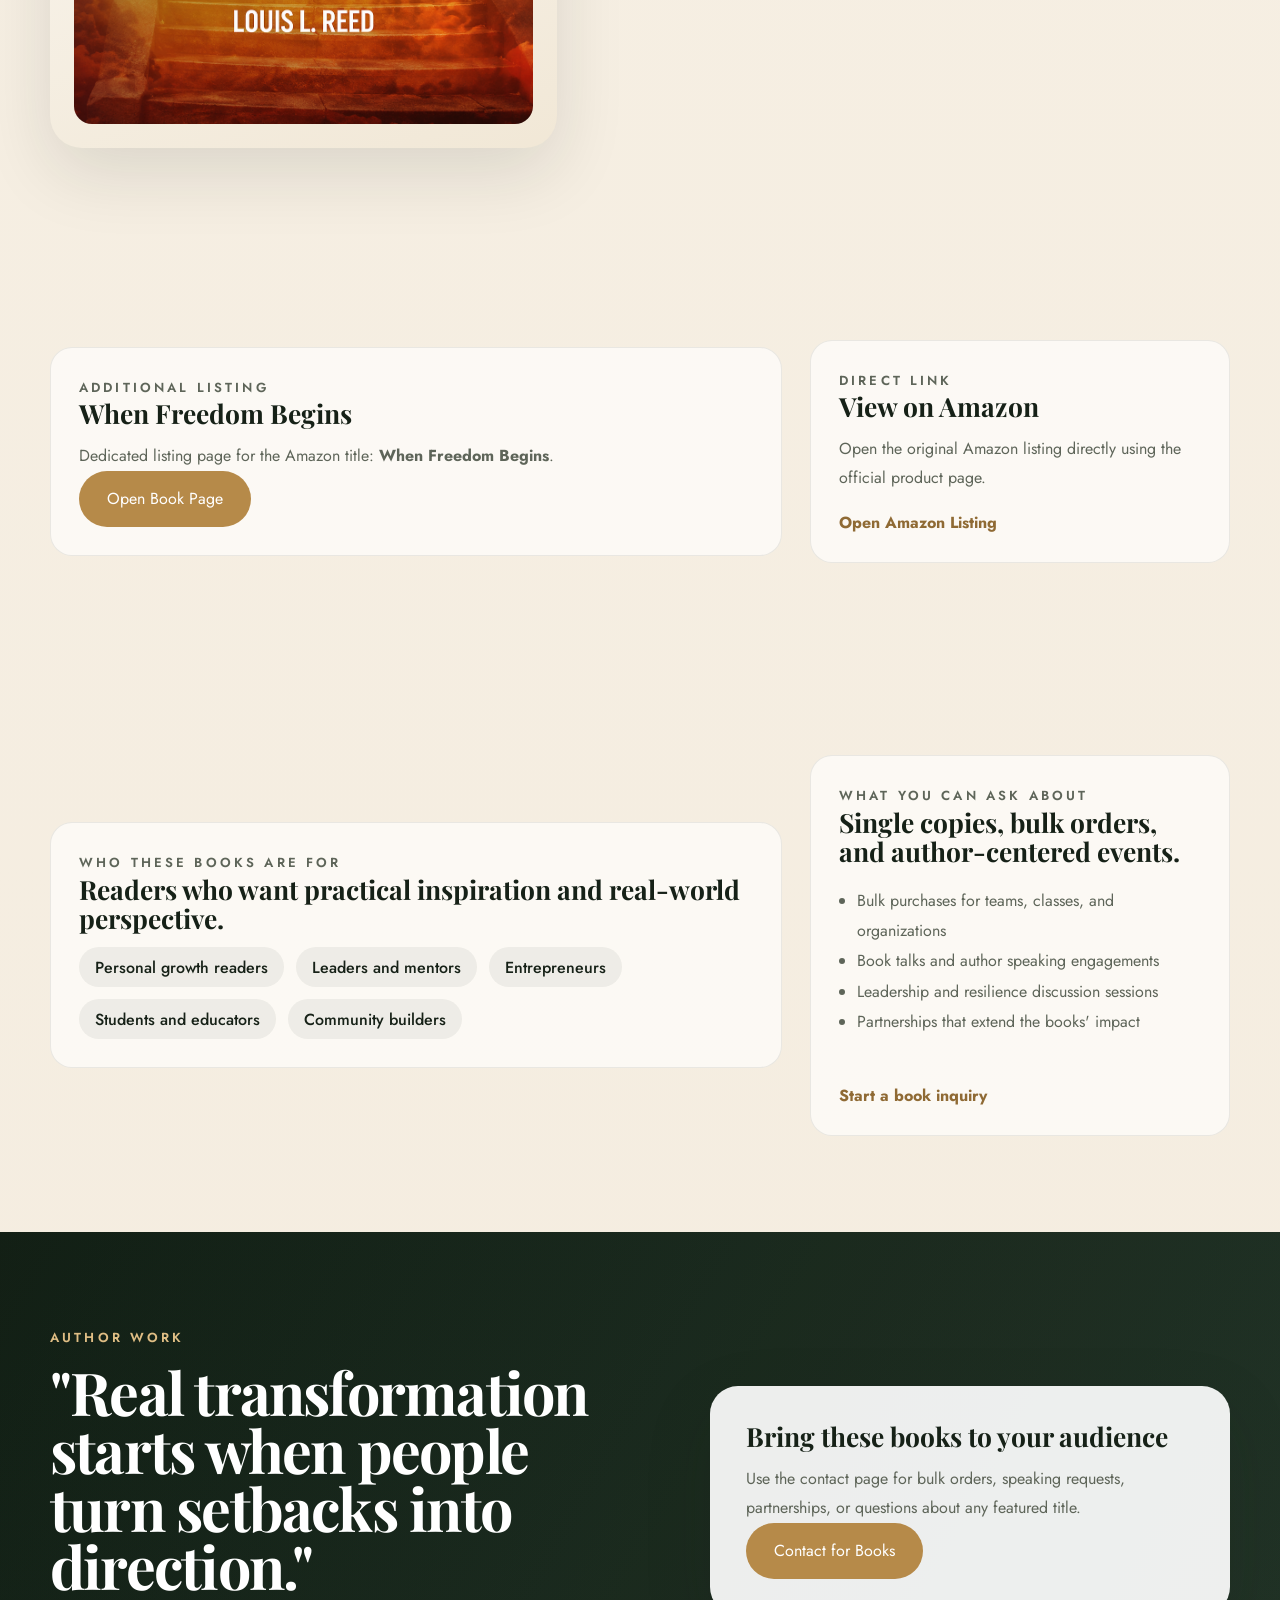
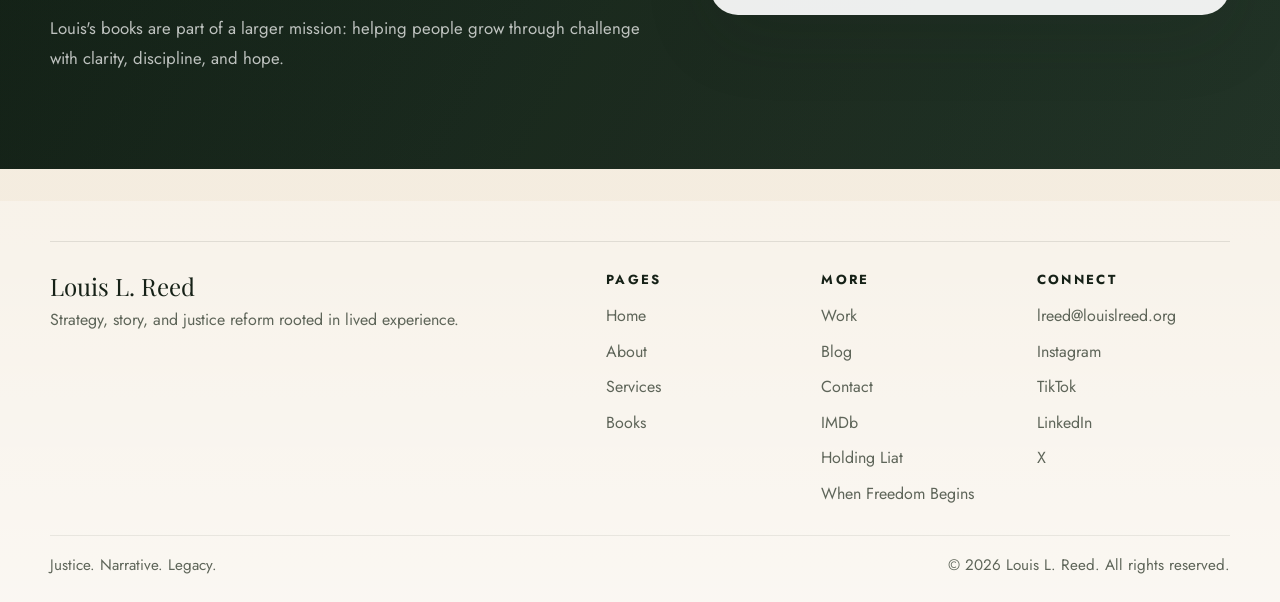
<file: books.html>
<!doctype html>
<html lang="en">
  <head>
    <meta charset="UTF-8" />
    <meta name="viewport" content="width=device-width, initial-scale=1.0" />
    <meta
      name="description"
      content="Explore books by Louis L. Reed, including Deuce's First Step, The Four Corners of Power, and 9 Steps to Fall Up When You Trip Down."
    />
    <meta property="og:title" content="Louis L. Reed | Books" />
    <meta
      property="og:description"
      content="A dedicated page for Louis L. Reed's author work and featured titles."
    />
    <title>Louis L. Reed | Books</title>
    <link rel="preconnect" href="https://fonts.googleapis.com" />
    <link rel="preconnect" href="https://fonts.gstatic.com" crossorigin />
    <link
      href="https://fonts.googleapis.com/css2?family=Jost:wght@400;500;600;700&family=Playfair+Display:wght@600;700;800&display=swap"
      rel="stylesheet"
    />
    <link rel="stylesheet" href="style.css" />
  </head>
  <body>
    <div class="site-shell">
      <nav id="navbar" class="navbar" aria-label="Main navigation">
        <div class="container nav-inner">
          <a href="index.html" class="brand-mark" aria-label="Louis L. Reed home">
            <span class="brand-mark__monogram">LR</span>
            <span class="brand-mark__text">Louis L. Reed</span>
          </a>
          <div class="nav-links">
            <a href="index.html" class="nav-link">Home</a>
            <a href="about.html" class="nav-link">About</a>
            <a href="services.html" class="nav-link">Services</a>
            <a href="books.html" class="nav-link active">Books</a>
            <a href="work.html" class="nav-link">Work</a>
            <a href="blog.html" class="nav-link">Blog</a>
            <a href="contact.html" class="nav-link">Contact</a>
          </div>
          <a href="contact.html" class="nav-cta">Let's Talk</a>
          <button class="nav-hamburger" id="nav-hamburger" aria-label="Open menu" aria-expanded="false">
            <span></span><span></span><span></span>
          </button>
        </div>
      </nav>

      <div class="mobile-menu" id="mobile-menu" aria-hidden="true">
        <a href="index.html" class="mobile-link">Home</a>
        <a href="about.html" class="mobile-link">About</a>
        <a href="services.html" class="mobile-link">Services</a>
        <a href="books.html" class="mobile-link">Books</a>
        <a href="work.html" class="mobile-link">Work</a>
        <a href="blog.html" class="mobile-link">Blog</a>
        <a href="contact.html" class="mobile-link mobile-link-cta">Let's Talk</a>
      </div>

      <main>
        <section class="page-hero books-hero">
          <div class="container page-hero__grid">
            <div>
              <p class="eyebrow">Books</p>
              <h1 class="page-title">Books by Louis L. Reed</h1>
              <p class="section-text">
                Explore Louis's featured titles on resilience, growth,
                relationships, and transformation. Each book reflects lived
                experience and practical lessons for real life.
              </p>
              <div class="hero-actions">
                <a href="contact.html" class="button button-primary">Ask About Book Orders</a>
                <a href="#featured-book" class="button button-secondary">Explore the Books</a>
              </div>
            </div>
            <div class="book-hero-panel reveal-right">
              <span class="book-hero-panel__eyebrow">Featured Title</span>
              <h2>Deuce's First Step</h2>
              <p>
                Rebuilding One Piece at a Time, with a message centered on hope,
                personal growth, and taking the next step forward.
              </p>
              <div class="book-hero-panel__meta">
                <span>Personal growth</span>
                <span>Motivational reading</span>
                <span>Bulk orders available</span>
              </div>
            </div>
          </div>
        </section>

        <section id="featured-book" class="section section-light">
          <div class="container book-showcase reveal-up">
            <div class="book-showcase__cover">
              <div class="book-image-card">
                <img
                  src="img-deuces-first-step-rebuilding.png"
                  alt="Cover of Deuce's First Step: Rebuilding One Piece at a Time by Louis L. Reed"
                  class="book-image-card__cover"
                />
              </div>
            </div>
            <div class="book-showcase__copy">
              <p class="eyebrow">Featured Book</p>
              <h2 class="section-title">Deuce's First Step: Rebuilding One Piece at a Time</h2>
              <p class="section-text">
                A story-driven title focused on rebuilding, confidence, and
                forward movement after difficult moments.
              </p>
              <p class="section-text">
                Deuce's First Step highlights resilience and the power of taking
                one meaningful step at a time.
              </p>
              <a
                href="https://www.amazon.com/Deuces-First-Step-Rebuilding-Piece-ebook/dp/B0DNR649WM"
                target="_blank"
                rel="noopener noreferrer"
                class="button button-primary"
              >
                Buy on Amazon
              </a>
            </div>
          </div>
        </section>

        <section id="featured-book-four-corners" class="section section-light">
          <div class="container book-showcase reveal-up">
            <div class="book-showcase__cover">
              <div class="book-image-card">
                <img
                  src="img-four-corners-of-power.png"
                  alt="Cover of The Four Corners of Power by Louis L. Reed"
                  class="book-image-card__cover"
                />
              </div>
            </div>
            <div class="book-showcase__copy">
              <p class="eyebrow">New Release</p>
              <h2 class="section-title">The Four Corners of Power</h2>
              <p class="section-text">
                <strong>How the right people lift, lower and carry you into your future.</strong>
                This title explores the relationships and influence points that
                shape who we become.
              </p>
              <p class="section-text">
                Read or purchase on Amazon using the official listing.
              </p>
              <a
                href="https://www.amazon.com/Corners-Power-Right-People-Future-ebook/dp/B0G4QKSLHY"
                target="_blank"
                rel="noopener noreferrer"
                class="button button-primary"
              >
                Buy on Amazon
              </a>
            </div>
          </div>
        </section>

        <section id="featured-book-nine-steps" class="section section-light">
          <div class="container book-showcase reveal-up">
            <div class="book-showcase__cover">
              <div class="book-image-card">
                <img
                  src="img-9-steps-fall-up.png"
                  alt="Cover of 9 Steps to Fall Up When You Trip Down by Louis L. Reed"
                  class="book-image-card__cover"
                />
              </div>
            </div>
            <div class="book-showcase__copy">
              <p class="eyebrow">Featured Book</p>
              <h2 class="section-title">9 Steps to Fall Up When You Trip Down</h2>
              <p class="section-text">
                <strong>Converting mistakes into miracles.</strong>
                A practical and motivational guide focused on turning setbacks
                into growth and forward momentum.
              </p>
              <p class="section-text">
                Read or purchase on Amazon using the official listing.
              </p>
              <a
                href="https://www.amazon.com/Steps-Fall-When-Trip-Down-ebook/dp/B018V1TLV8"
                target="_blank"
                rel="noopener noreferrer"
                class="button button-primary"
              >
                Buy on Amazon
              </a>
            </div>
          </div>
        </section>

        <section class="section section-light">
          <div class="container two-column-copy">
            <div class="feature-card reveal-up">
              <p class="eyebrow">Additional Listing</p>
              <h3>When Freedom Begins</h3>
              <p>
                Dedicated listing page for the Amazon title:
                <strong>When Freedom Begins</strong>.
              </p>
              <a href="when-freedom-begins.html" class="button button-primary">Open Book Page</a>
            </div>
            <div class="feature-card reveal-up delay-1">
              <p class="eyebrow">Direct Link</p>
              <h3>View on Amazon</h3>
              <p>
                Open the original Amazon listing directly using the official
                product page.
              </p>
              <a
                href="https://www.amazon.com/When-Freedom-Begin-Linda-Genereux/dp/B0GCRMZM28"
                target="_blank"
                rel="noopener noreferrer"
                class="blog-card__link"
              >
                Open Amazon Listing
              </a>
            </div>
          </div>
        </section>

        <section class="section section-light">
          <div class="container two-column-copy">
            <div class="feature-card reveal-left">
              <p class="eyebrow">Who These Books Are For</p>
              <h3>Readers who want practical inspiration and real-world perspective.</h3>
              <div class="audience-pills">
                <span class="audience-pill">Personal growth readers</span>
                <span class="audience-pill">Leaders and mentors</span>
                <span class="audience-pill">Entrepreneurs</span>
                <span class="audience-pill">Students and educators</span>
                <span class="audience-pill">Community builders</span>
              </div>
            </div>
            <div class="feature-card reveal-right">
              <p class="eyebrow">What You Can Ask About</p>
              <h3>Single copies, bulk orders, and author-centered events.</h3>
              <ul class="consultation-list books-list">
                <li>Bulk purchases for teams, classes, and organizations</li>
                <li>Book talks and author speaking engagements</li>
                <li>Leadership and resilience discussion sessions</li>
                <li>Partnerships that extend the books' impact</li>
              </ul>
              <a href="contact.html" class="blog-card__link">Start a book inquiry</a>
            </div>
          </div>
        </section>

        <section class="section consultation-band">
          <div class="container consultation-grid">
            <div class="consultation-quote reveal-left">
              <p class="eyebrow eyebrow-light">Author Work</p>
              <h2 class="section-title section-title-light">
                "Real transformation starts when people turn setbacks into direction."
              </h2>
              <p class="section-text section-text-light">
                Louis's books are part of a larger mission: helping people grow
                through challenge with clarity, discipline, and hope.
              </p>
            </div>

            <div class="consultation-panel reveal-right">
              <h3>Bring these books to your audience</h3>
              <p>
                Use the contact page for bulk orders, speaking requests,
                partnerships, or questions about any featured title.
              </p>
              <a href="contact.html" class="button button-primary">Contact for Books</a>
            </div>
          </div>
        </section>
      </main>

      <footer class="footer">
        <div class="container footer-inner">
          <div class="footer-brand-block">
            <p class="footer-brand">Louis L. Reed</p>
            <p class="footer-copy">
              Strategy, story, and justice reform rooted in lived experience.
            </p>
          </div>
          <div class="footer-links">
            <div class="footer-column">
              <p class="footer-heading">Pages</p>
              <a href="index.html" class="footer-link">Home</a>
              <a href="about.html" class="footer-link">About</a>
              <a href="services.html" class="footer-link">Services</a>
              <a href="books.html" class="footer-link">Books</a>
            </div>
            <div class="footer-column">
              <p class="footer-heading">More</p>
              <a href="work.html" class="footer-link">Work</a>
              <a href="blog.html" class="footer-link">Blog</a>
              <a href="contact.html" class="footer-link">Contact</a>
              <a href="imdb.html" class="footer-link">IMDb</a>
              <a href="holding-liat.html" class="footer-link">Holding Liat</a>
              <a href="when-freedom-begins.html" class="footer-link">When Freedom Begins</a>
            </div>
            <div class="footer-column">
              <p class="footer-heading">Connect</p>
              <a href="mailto:lreed@louislreed.org" class="footer-link">lreed@louislreed.org</a>
              <a href="https://www.instagram.com/heinspires4real" target="_blank" rel="noopener noreferrer" class="footer-link">Instagram</a>
              <a href="https://www.tiktok.com/heinspires4real" target="_blank" rel="noopener noreferrer" class="footer-link">TikTok</a>
              <a href="https://www.linkedin.com/in/louislreed" target="_blank" rel="noopener noreferrer" class="footer-link">LinkedIn</a>
              <a href="https://www.x.com/louislreed" target="_blank" rel="noopener noreferrer" class="footer-link">X</a>
            </div>
          </div>
        </div>
        <div class="container footer-bottom">
          <p class="footer-note">Justice. Narrative. Legacy.</p>
          <p class="footer-note">&copy; 2026 Louis L. Reed. All rights reserved.</p>
        </div>
      </footer>
    </div>

    <script src="main.js"></script>
  </body>
</html>
</file>
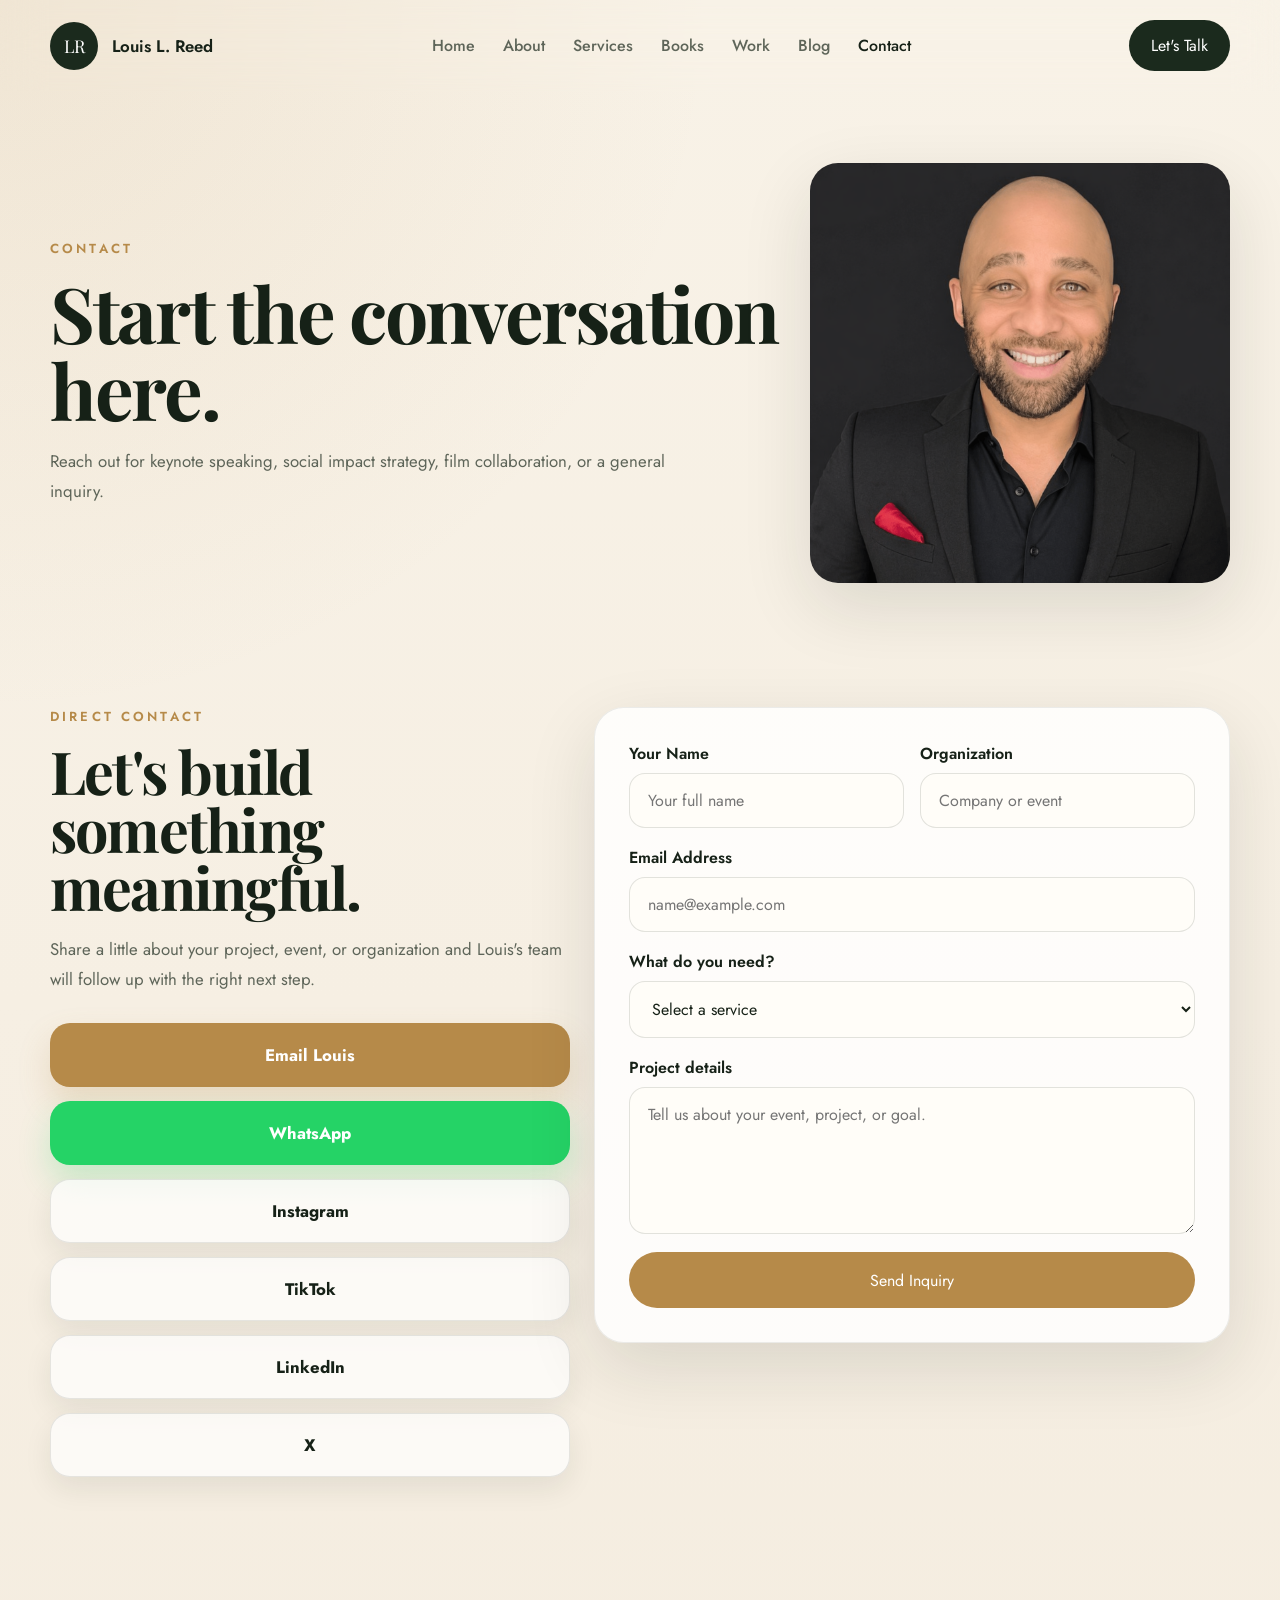
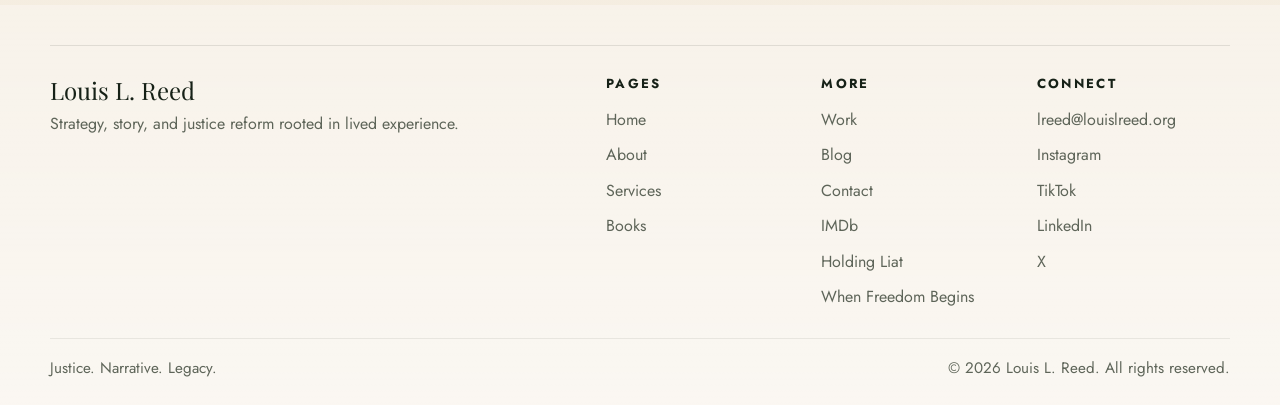
<file: contact.html>
<!doctype html>
<html lang="en">
  <head>
    <meta charset="UTF-8" />
    <meta name="viewport" content="width=device-width, initial-scale=1.0" />
    <meta
      name="description"
      content="Contact Louis L. Reed for advisory work, keynote speaking, or story development."
    />
    <title>Louis L. Reed | Contact</title>
    <link rel="preconnect" href="https://fonts.googleapis.com" />
    <link rel="preconnect" href="https://fonts.gstatic.com" crossorigin />
    <link
      href="https://fonts.googleapis.com/css2?family=Jost:wght@400;500;600;700&family=Playfair+Display:wght@600;700;800&display=swap"
      rel="stylesheet"
    />
    <link rel="stylesheet" href="style.css" />
  </head>
  <body>
    <div class="site-shell">
      <nav id="navbar" class="navbar" aria-label="Main navigation">
        <div class="container nav-inner">
          <a href="index.html" class="brand-mark" aria-label="Louis L. Reed home">
            <span class="brand-mark__monogram">LR</span>
            <span class="brand-mark__text">Louis L. Reed</span>
          </a>
          <div class="nav-links">
            <a href="index.html" class="nav-link">Home</a>
            <a href="about.html" class="nav-link">About</a>
            <a href="services.html" class="nav-link">Services</a>
            <a href="books.html" class="nav-link">Books</a>
            <a href="work.html" class="nav-link">Work</a>
            <a href="blog.html" class="nav-link">Blog</a>
            <a href="contact.html" class="nav-link active">Contact</a>
          </div>
          <a href="contact.html" class="nav-cta">Let's Talk</a>
          <button class="nav-hamburger" id="nav-hamburger" aria-label="Open menu" aria-expanded="false">
            <span></span><span></span><span></span>
          </button>
        </div>
      </nav>

      <div class="mobile-menu" id="mobile-menu" aria-hidden="true">
        <a href="index.html" class="mobile-link">Home</a>
        <a href="about.html" class="mobile-link">About</a>
        <a href="services.html" class="mobile-link">Services</a>
        <a href="books.html" class="mobile-link">Books</a>
        <a href="work.html" class="mobile-link">Work</a>
        <a href="blog.html" class="mobile-link">Blog</a>
        <a href="contact.html" class="mobile-link mobile-link-cta">Let's Talk</a>
      </div>

      <main>
        <section class="page-hero">
          <div class="container page-hero__grid">
            <div>
              <p class="eyebrow">Contact</p>
              <h1 class="page-title">Start the conversation here.</h1>
              <p class="section-text">
                Reach out for keynote speaking, social impact strategy, film
                collaboration, or a general inquiry.
              </p>
            </div>
            <img src="profile-main.png" alt="Louis Reed portrait" class="page-hero__image" />
          </div>
        </section>

        <section class="section section-light contact-section">
          <div class="container contact-grid">
            <div class="contact-copy reveal-left">
              <p class="eyebrow">Direct Contact</p>
              <h2 class="section-title">Let's build something meaningful.</h2>
              <p class="section-text">
                Share a little about your project, event, or organization and
                Louis's team will follow up with the right next step.
              </p>

              <div class="contact-cards">
                <a href="mailto:lreed@louislreed.org" class="contact-action-button">
                  Email Louis
                </a>
                <a
                  href="https://wa.me/18605036423"
                  target="_blank"
                  rel="noopener noreferrer"
                  class="contact-action-button contact-action-button-secondary"
                >
                  WhatsApp
                </a>
                <a
                  href="https://www.instagram.com/heinspires4real"
                  target="_blank"
                  rel="noopener noreferrer"
                  class="contact-action-button contact-action-button-outline"
                >
                  Instagram
                </a>
                <a
                  href="https://www.tiktok.com/heinspires4real"
                  target="_blank"
                  rel="noopener noreferrer"
                  class="contact-action-button contact-action-button-outline"
                >
                  TikTok
                </a>
                <a
                  href="https://www.linkedin.com/in/louislreed"
                  target="_blank"
                  rel="noopener noreferrer"
                  class="contact-action-button contact-action-button-outline"
                >
                  LinkedIn
                </a>
                <a
                  href="https://www.x.com/louislreed"
                  target="_blank"
                  rel="noopener noreferrer"
                  class="contact-action-button contact-action-button-outline"
                >
                  X
                </a>
              </div>
            </div>

            <div class="contact-form-shell reveal-right">
              <form class="contact-form" id="contact-form" novalidate aria-label="Partnership inquiry form">
                <div class="form-row">
                  <div class="form-group">
                    <label for="form-name">Your Name</label>
                    <input class="form-input" type="text" id="form-name" name="name" placeholder="Your full name" required />
                  </div>
                  <div class="form-group">
                    <label for="form-org">Organization</label>
                    <input class="form-input" type="text" id="form-org" name="organization" placeholder="Company or event" />
                  </div>
                </div>
                <div class="form-group">
                  <label for="form-email">Email Address</label>
                  <input class="form-input" type="email" id="form-email" name="email" placeholder="name@example.com" required />
                </div>
                <div class="form-group">
                  <label for="form-type">What do you need?</label>
                  <select class="form-input form-select" id="form-type" name="inquiry_type" required>
                    <option value="" disabled selected>Select a service</option>
                    <option value="consulting">Impact strategy</option>
                    <option value="speaking">Speaking engagement</option>
                    <option value="film">Film or story development</option>
                    <option value="book">Book order or author event</option>
                    <option value="other">Something else</option>
                  </select>
                </div>
                <div class="form-group">
                  <label for="form-message">Project details</label>
                  <textarea class="form-input form-textarea" id="form-message" name="message" rows="5" placeholder="Tell us about your event, project, or goal." required></textarea>
                </div>
                <button type="submit" class="button button-primary button-full" id="form-submit-btn">Send Inquiry</button>
              </form>
              <div class="form-success" id="form-success" hidden>
                <h3>Message received</h3>
                <p>Thanks for reaching out. Louis's team will follow up soon.</p>
              </div>
            </div>
          </div>
        </section>
      </main>

      <footer class="footer">
        <div class="container footer-inner">
          <div class="footer-brand-block">
            <p class="footer-brand">Louis L. Reed</p>
            <p class="footer-copy">
              Strategy, story, and justice reform rooted in lived experience.
            </p>
          </div>
          <div class="footer-links">
            <div class="footer-column">
              <p class="footer-heading">Pages</p>
              <a href="index.html" class="footer-link">Home</a>
              <a href="about.html" class="footer-link">About</a>
              <a href="services.html" class="footer-link">Services</a>
              <a href="books.html" class="footer-link">Books</a>
            </div>
            <div class="footer-column">
              <p class="footer-heading">More</p>
              <a href="work.html" class="footer-link">Work</a>
              <a href="blog.html" class="footer-link">Blog</a>
              <a href="contact.html" class="footer-link">Contact</a>
              <a href="imdb.html" class="footer-link">IMDb</a>
              <a href="holding-liat.html" class="footer-link">Holding Liat</a>
              <a href="when-freedom-begins.html" class="footer-link">When Freedom Begins</a>
            </div>
            <div class="footer-column">
              <p class="footer-heading">Connect</p>
              <a href="mailto:lreed@louislreed.org" class="footer-link">lreed@louislreed.org</a>
              <a href="https://www.instagram.com/heinspires4real" target="_blank" rel="noopener noreferrer" class="footer-link">Instagram</a>
              <a href="https://www.tiktok.com/heinspires4real" target="_blank" rel="noopener noreferrer" class="footer-link">TikTok</a>
              <a href="https://www.linkedin.com/in/louislreed" target="_blank" rel="noopener noreferrer" class="footer-link">LinkedIn</a>
              <a href="https://www.x.com/louislreed" target="_blank" rel="noopener noreferrer" class="footer-link">X</a>
            </div>
          </div>
        </div>
        <div class="container footer-bottom">
          <p class="footer-note">Justice. Narrative. Legacy.</p>
          <p class="footer-note">&copy; 2026 Louis L. Reed. All rights reserved.</p>
        </div>
      </footer>
    </div>

    <script src="main.js"></script>
  </body>
</html>
</file>
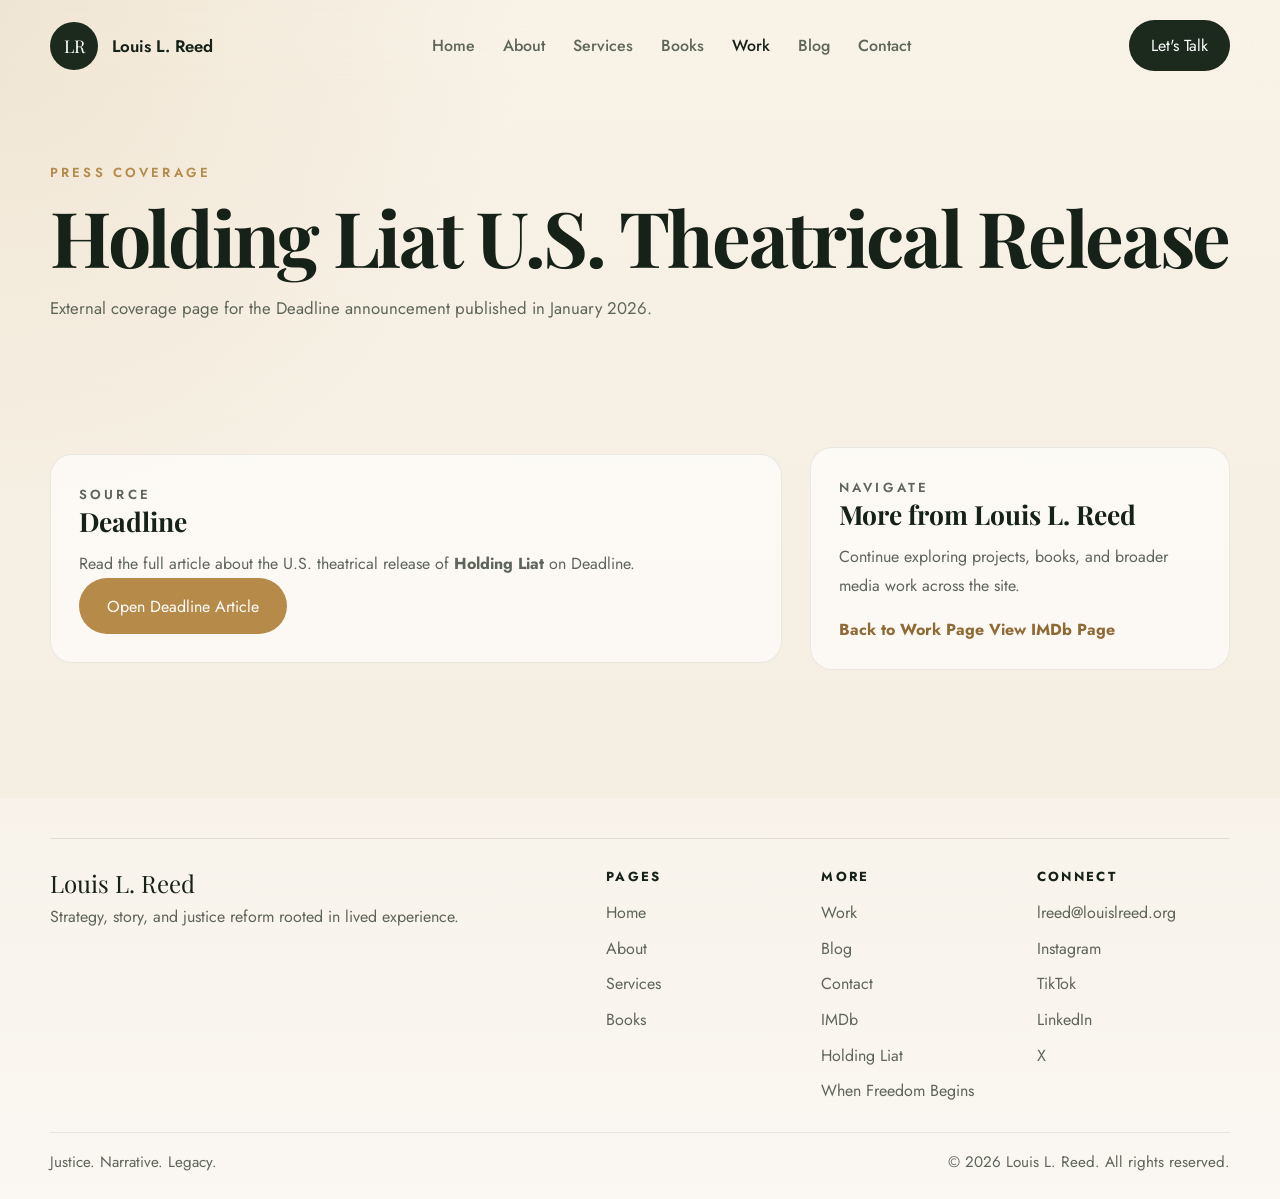
<file: holding-liat.html>
<!doctype html>
<html lang="en">
  <head>
    <meta charset="UTF-8" />
    <meta name="viewport" content="width=device-width, initial-scale=1.0" />
    <meta
      name="description"
      content="Coverage page for the Deadline article about the U.S. theatrical release of Holding Liat."
    />
    <meta property="og:title" content="Louis L. Reed | Holding Liat Release" />
    <meta
      property="og:description"
      content="Read the Deadline announcement for Holding Liat U.S. theatrical release."
    />
    <title>Louis L. Reed | Holding Liat Release</title>
    <link rel="preconnect" href="https://fonts.googleapis.com" />
    <link rel="preconnect" href="https://fonts.gstatic.com" crossorigin />
    <link
      href="https://fonts.googleapis.com/css2?family=Jost:wght@400;500;600;700&family=Playfair+Display:wght@600;700;800&display=swap"
      rel="stylesheet"
    />
    <link rel="stylesheet" href="style.css" />
  </head>
  <body>
    <div class="site-shell">
      <nav id="navbar" class="navbar" aria-label="Main navigation">
        <div class="container nav-inner">
          <a href="index.html" class="brand-mark" aria-label="Louis L. Reed home">
            <span class="brand-mark__monogram">LR</span>
            <span class="brand-mark__text">Louis L. Reed</span>
          </a>
          <div class="nav-links">
            <a href="index.html" class="nav-link">Home</a>
            <a href="about.html" class="nav-link">About</a>
            <a href="services.html" class="nav-link">Services</a>
            <a href="books.html" class="nav-link">Books</a>
            <a href="work.html" class="nav-link active">Work</a>
            <a href="blog.html" class="nav-link">Blog</a>
            <a href="contact.html" class="nav-link">Contact</a>
          </div>
          <a href="contact.html" class="nav-cta">Let's Talk</a>
          <button class="nav-hamburger" id="nav-hamburger" aria-label="Open menu" aria-expanded="false">
            <span></span><span></span><span></span>
          </button>
        </div>
      </nav>

      <div class="mobile-menu" id="mobile-menu" aria-hidden="true">
        <a href="index.html" class="mobile-link">Home</a>
        <a href="about.html" class="mobile-link">About</a>
        <a href="services.html" class="mobile-link">Services</a>
        <a href="books.html" class="mobile-link">Books</a>
        <a href="work.html" class="mobile-link">Work</a>
        <a href="blog.html" class="mobile-link">Blog</a>
        <a href="contact.html" class="mobile-link mobile-link-cta">Let's Talk</a>
      </div>

      <main>
        <section class="page-hero">
          <div class="container">
            <p class="eyebrow">Press Coverage</p>
            <h1 class="page-title">Holding Liat U.S. Theatrical Release</h1>
            <p class="section-text">
              External coverage page for the Deadline announcement published in
              January 2026.
            </p>
          </div>
        </section>

        <section class="section section-light">
          <div class="container two-column-copy">
            <article class="feature-card reveal-up">
              <p class="eyebrow">Source</p>
              <h3>Deadline</h3>
              <p>
                Read the full article about the U.S. theatrical release of
                <strong>Holding Liat</strong> on Deadline.
              </p>
              <a
                href="https://deadline.com/2026/01/holding-liat-u-s-theatrical-release-1236678608/"
                target="_blank"
                rel="noopener noreferrer"
                class="button button-primary"
              >
                Open Deadline Article
              </a>
            </article>
            <article class="feature-card reveal-up delay-1">
              <p class="eyebrow">Navigate</p>
              <h3>More from Louis L. Reed</h3>
              <p>
                Continue exploring projects, books, and broader media work
                across the site.
              </p>
              <a href="work.html" class="blog-card__link">Back to Work Page</a>
              <a href="imdb.html" class="blog-card__link">View IMDb Page</a>
            </article>
          </div>
        </section>
      </main>

      <footer class="footer">
        <div class="container footer-inner">
          <div class="footer-brand-block">
            <p class="footer-brand">Louis L. Reed</p>
            <p class="footer-copy">
              Strategy, story, and justice reform rooted in lived experience.
            </p>
          </div>
          <div class="footer-links">
            <div class="footer-column">
              <p class="footer-heading">Pages</p>
              <a href="index.html" class="footer-link">Home</a>
              <a href="about.html" class="footer-link">About</a>
              <a href="services.html" class="footer-link">Services</a>
              <a href="books.html" class="footer-link">Books</a>
            </div>
            <div class="footer-column">
              <p class="footer-heading">More</p>
              <a href="work.html" class="footer-link">Work</a>
              <a href="blog.html" class="footer-link">Blog</a>
              <a href="contact.html" class="footer-link">Contact</a>
              <a href="imdb.html" class="footer-link">IMDb</a>
              <a href="holding-liat.html" class="footer-link">Holding Liat</a>
              <a href="when-freedom-begins.html" class="footer-link">When Freedom Begins</a>
            </div>
            <div class="footer-column">
              <p class="footer-heading">Connect</p>
              <a href="mailto:lreed@louislreed.org" class="footer-link">lreed@louislreed.org</a>
              <a href="https://www.instagram.com/heinspires4real" target="_blank" rel="noopener noreferrer" class="footer-link">Instagram</a>
              <a href="https://www.tiktok.com/heinspires4real" target="_blank" rel="noopener noreferrer" class="footer-link">TikTok</a>
              <a href="https://www.linkedin.com/in/louislreed" target="_blank" rel="noopener noreferrer" class="footer-link">LinkedIn</a>
              <a href="https://www.x.com/louislreed" target="_blank" rel="noopener noreferrer" class="footer-link">X</a>
            </div>
          </div>
        </div>
        <div class="container footer-bottom">
          <p class="footer-note">Justice. Narrative. Legacy.</p>
          <p class="footer-note">&copy; 2026 Louis L. Reed. All rights reserved.</p>
        </div>
      </footer>
    </div>

    <script src="main.js"></script>
  </body>
</html>
</file>
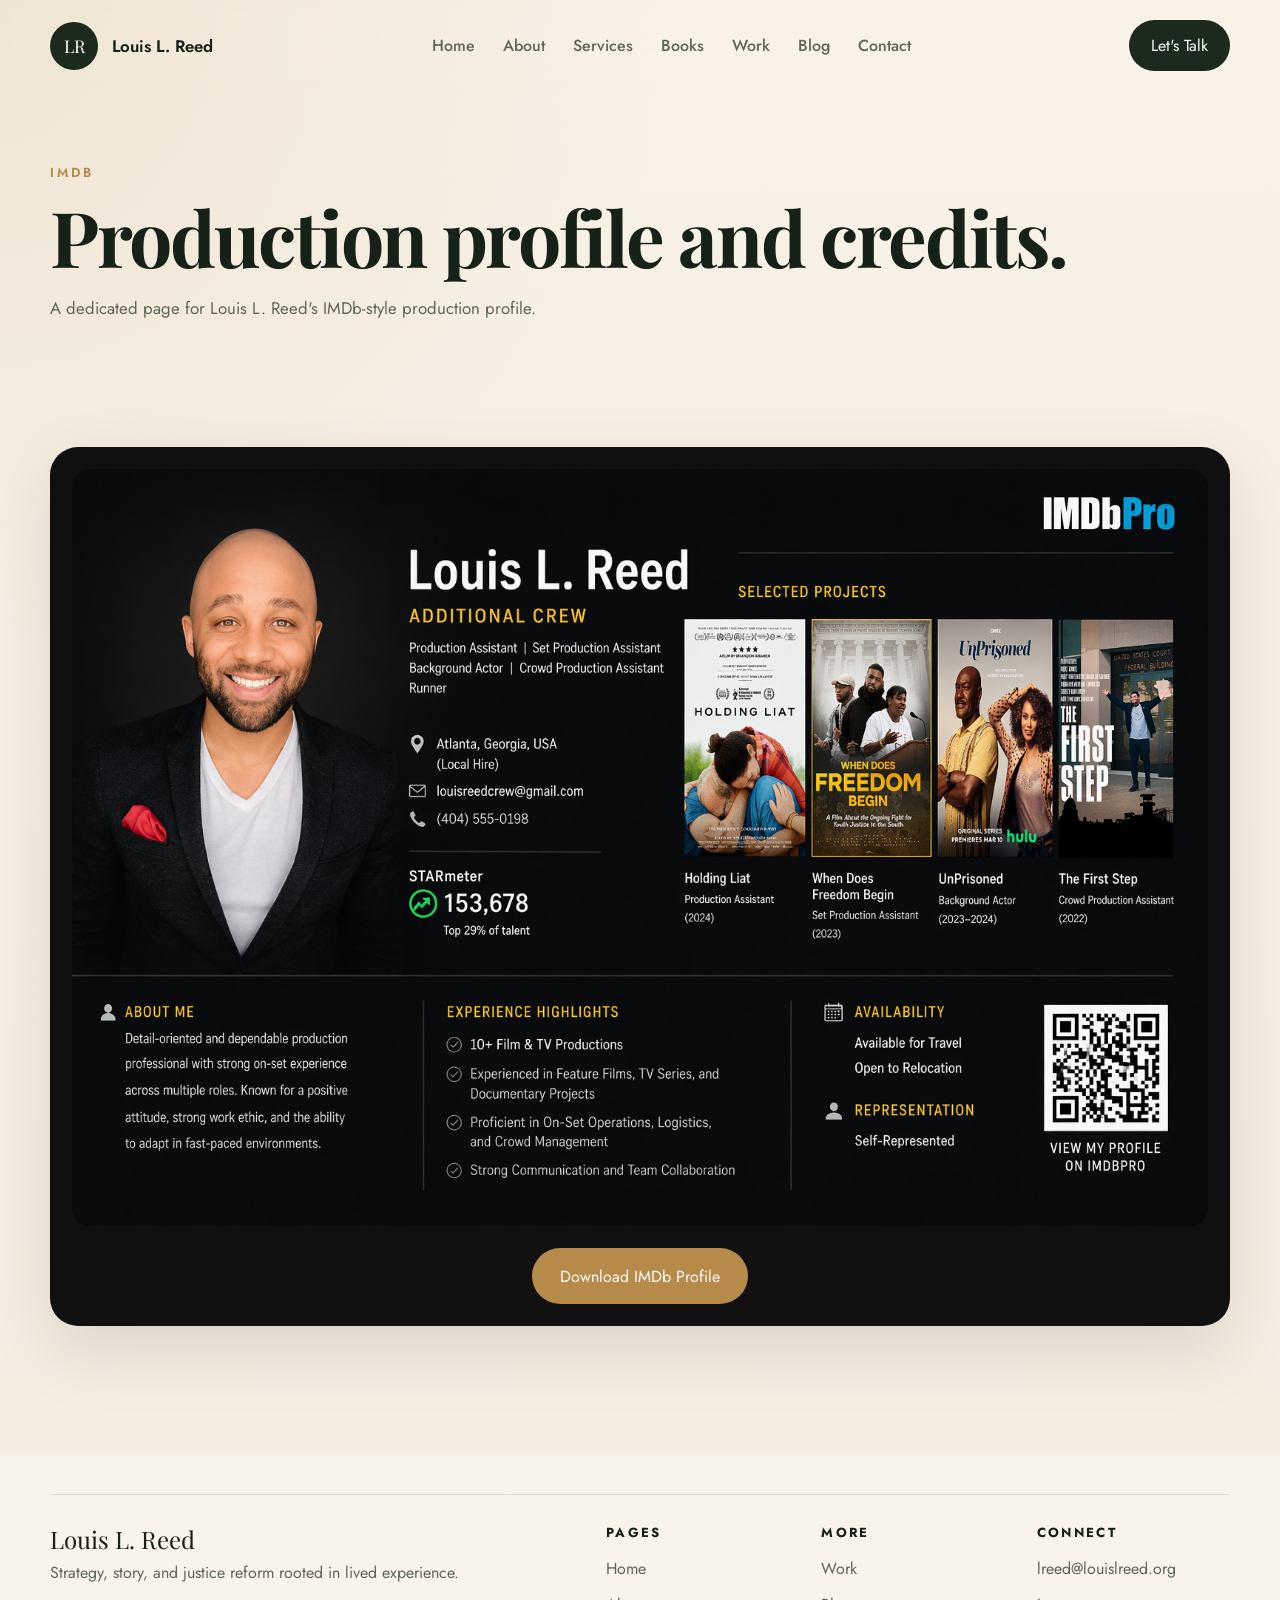
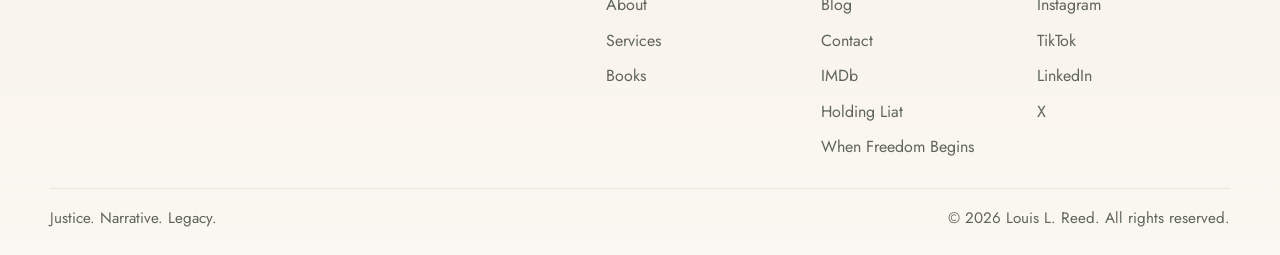
<file: imdb.html>
<!doctype html>
<html lang="en">
  <head>
    <meta charset="UTF-8" />
    <meta name="viewport" content="width=device-width, initial-scale=1.0" />
    <meta
      name="description"
      content="IMDb profile and production credits for Louis L. Reed."
    />
    <title>Louis L. Reed | IMDb</title>
    <link rel="preconnect" href="https://fonts.googleapis.com" />
    <link rel="preconnect" href="https://fonts.gstatic.com" crossorigin />
    <link
      href="https://fonts.googleapis.com/css2?family=Jost:wght@400;500;600;700&family=Playfair+Display:wght@600;700;800&display=swap"
      rel="stylesheet"
    />
    <link rel="stylesheet" href="style.css" />
  </head>
  <body>
    <div class="site-shell">
      <nav id="navbar" class="navbar" aria-label="Main navigation">
        <div class="container nav-inner">
          <a href="index.html" class="brand-mark" aria-label="Louis L. Reed home">
            <span class="brand-mark__monogram">LR</span>
            <span class="brand-mark__text">Louis L. Reed</span>
          </a>

          <div class="nav-links">
            <a href="index.html" class="nav-link">Home</a>
            <a href="about.html" class="nav-link">About</a>
            <a href="services.html" class="nav-link">Services</a>
            <a href="books.html" class="nav-link">Books</a>
            <a href="work.html" class="nav-link">Work</a>
            <a href="blog.html" class="nav-link">Blog</a>
            <a href="contact.html" class="nav-link">Contact</a>
          </div>

          <a href="contact.html" class="nav-cta">Let's Talk</a>

          <button class="nav-hamburger" id="nav-hamburger" aria-label="Open menu" aria-expanded="false">
            <span></span><span></span><span></span>
          </button>
        </div>
      </nav>

      <div class="mobile-menu" id="mobile-menu" aria-hidden="true">
        <a href="index.html" class="mobile-link">Home</a>
        <a href="about.html" class="mobile-link">About</a>
        <a href="services.html" class="mobile-link">Services</a>
        <a href="books.html" class="mobile-link">Books</a>
        <a href="work.html" class="mobile-link">Work</a>
        <a href="blog.html" class="mobile-link">Blog</a>
        <a href="contact.html" class="mobile-link mobile-link-cta">Let's Talk</a>
      </div>

      <main>
        <section class="page-hero">
          <div class="container">
            <p class="eyebrow">IMDb</p>
            <h1 class="page-title">Production profile and credits.</h1>
            <p class="section-text">
              A dedicated page for Louis L. Reed's IMDb-style production profile.
            </p>
          </div>
        </section>

        <section class="section section-light">
          <div class="container imdb-card">
            <img
              src="img-imdb-profile.png"
              alt="IMDb profile image for Louis L. Reed"
              class="imdb-card__image"
            />
            <div class="imdb-card__actions">
              <a
                href="img-imdb-profile.png"
                download="Louis-Reed-IMDb-Profile.png"
                class="button button-primary"
              >
                Download IMDb Profile
              </a>
            </div>
          </div>
        </section>
      </main>

      <footer class="footer">
        <div class="container footer-inner">
          <div class="footer-brand-block">
            <p class="footer-brand">Louis L. Reed</p>
            <p class="footer-copy">
              Strategy, story, and justice reform rooted in lived experience.
            </p>
          </div>
          <div class="footer-links">
            <div class="footer-column">
              <p class="footer-heading">Pages</p>
              <a href="index.html" class="footer-link">Home</a>
              <a href="about.html" class="footer-link">About</a>
              <a href="services.html" class="footer-link">Services</a>
              <a href="books.html" class="footer-link">Books</a>
            </div>
            <div class="footer-column">
              <p class="footer-heading">More</p>
              <a href="work.html" class="footer-link">Work</a>
              <a href="blog.html" class="footer-link">Blog</a>
              <a href="contact.html" class="footer-link">Contact</a>
              <a href="imdb.html" class="footer-link">IMDb</a>
              <a href="holding-liat.html" class="footer-link">Holding Liat</a>
              <a href="when-freedom-begins.html" class="footer-link">When Freedom Begins</a>
            </div>
            <div class="footer-column">
              <p class="footer-heading">Connect</p>
              <a href="mailto:lreed@louislreed.org" class="footer-link">lreed@louislreed.org</a>
              <a href="https://www.instagram.com/heinspires4real" target="_blank" rel="noopener noreferrer" class="footer-link">Instagram</a>
              <a href="https://www.tiktok.com/heinspires4real" target="_blank" rel="noopener noreferrer" class="footer-link">TikTok</a>
              <a href="https://www.linkedin.com/in/louislreed" target="_blank" rel="noopener noreferrer" class="footer-link">LinkedIn</a>
              <a href="https://www.x.com/louislreed" target="_blank" rel="noopener noreferrer" class="footer-link">X</a>
            </div>
          </div>
        </div>
        <div class="container footer-bottom">
          <p class="footer-note">Justice. Narrative. Legacy.</p>
          <p class="footer-note">&copy; 2026 Louis L. Reed. All rights reserved.</p>
        </div>
      </footer>
    </div>

    <script src="main.js"></script>
  </body>
</html>
</file>
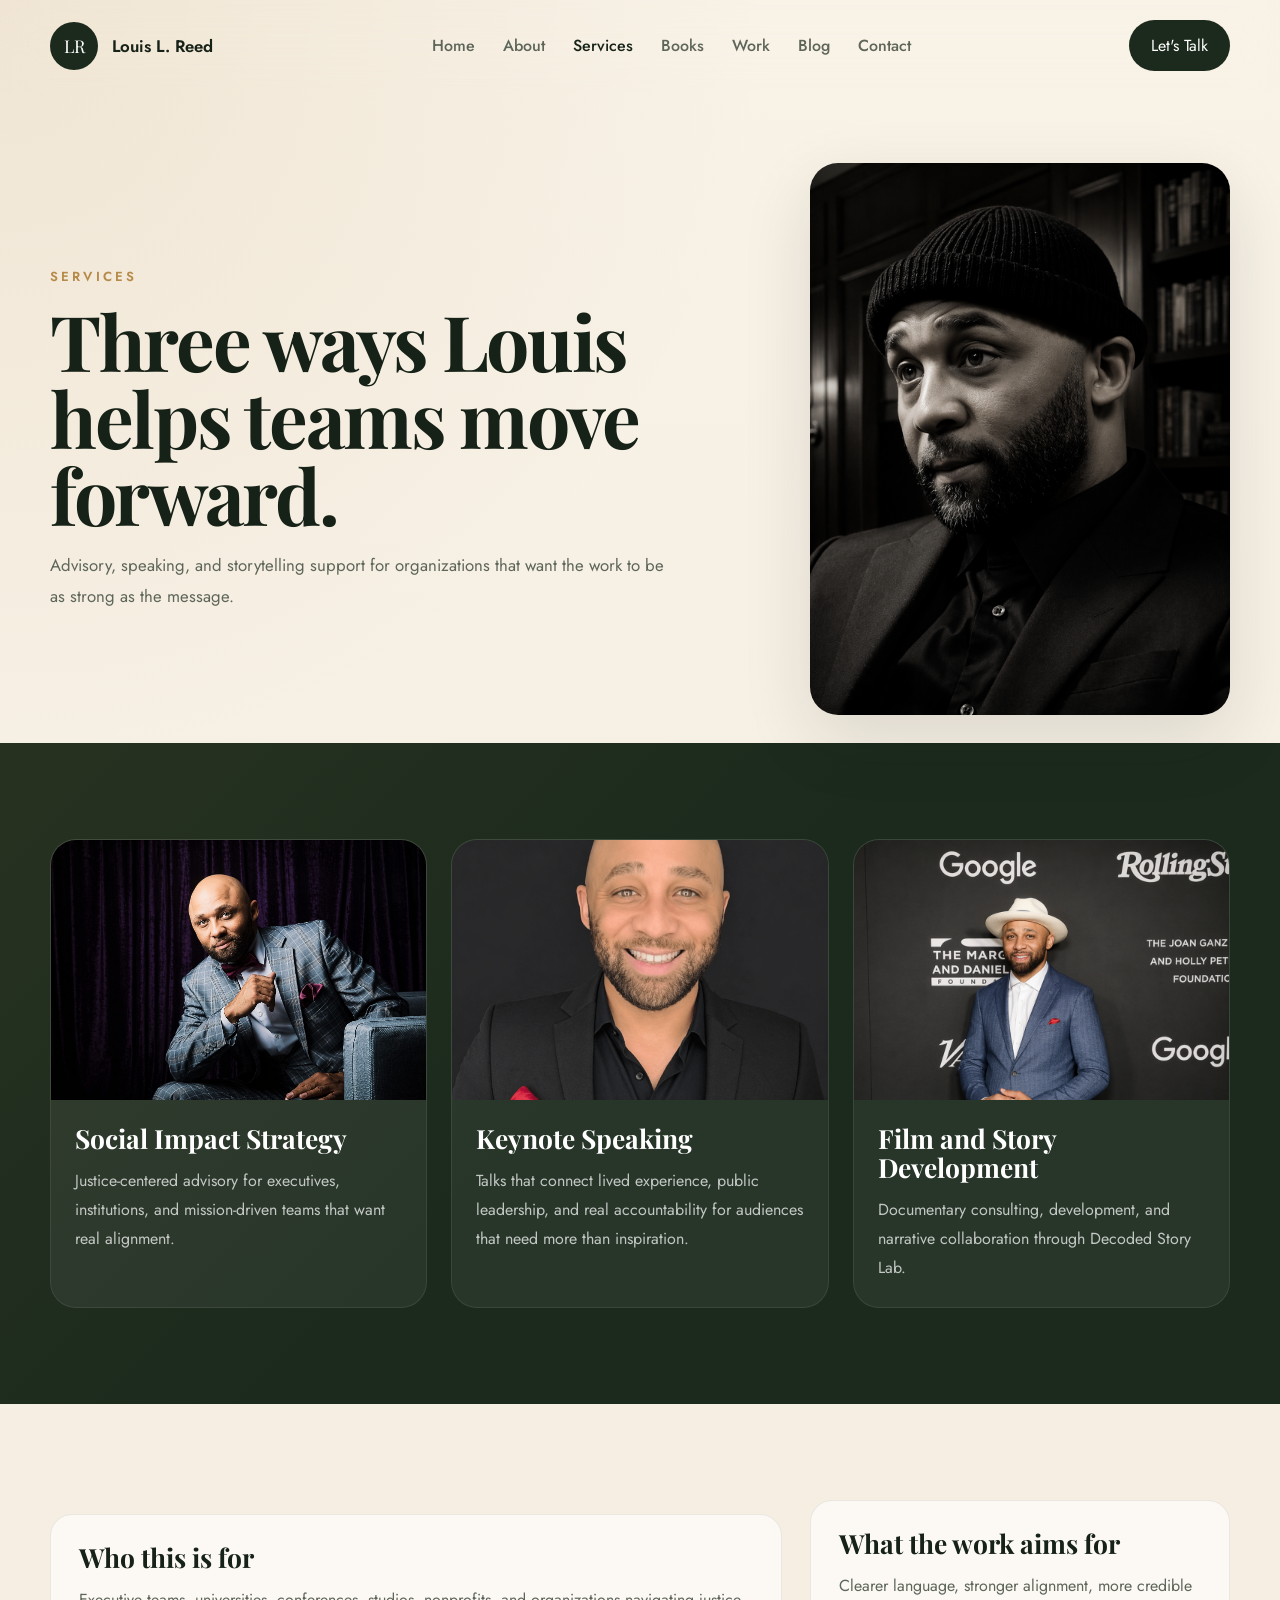
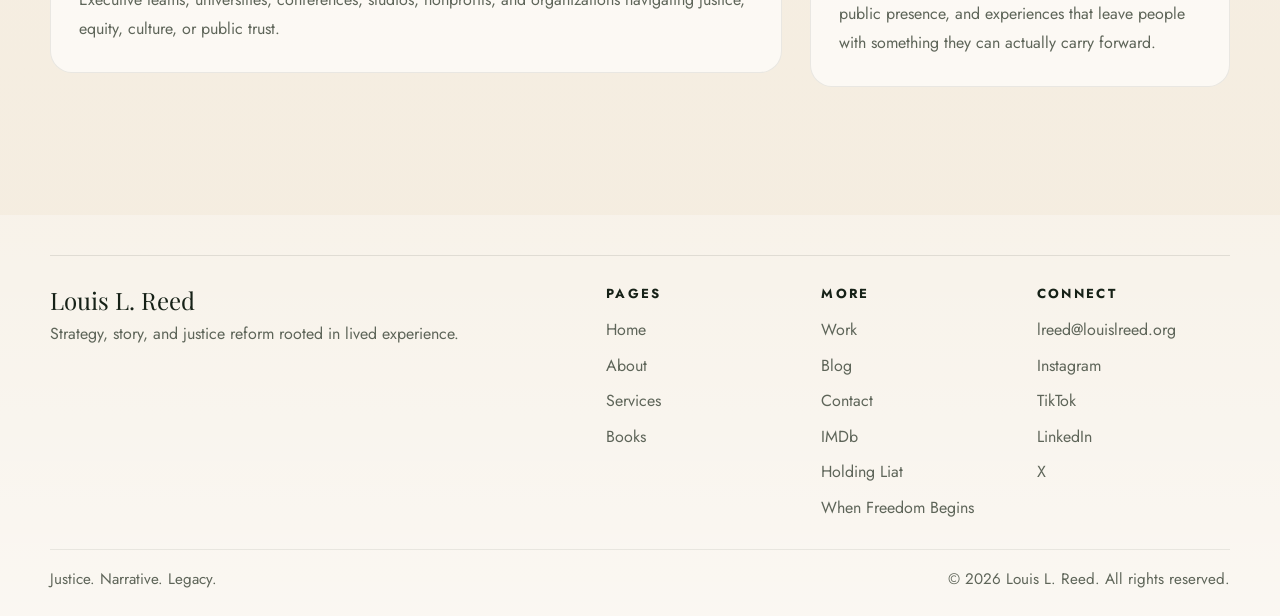
<file: services.html>
<!doctype html>
<html lang="en">
  <head>
    <meta charset="UTF-8" />
    <meta name="viewport" content="width=device-width, initial-scale=1.0" />
    <meta
      name="description"
      content="Explore Louis L. Reed's services including social impact strategy, keynote speaking, and story development."
    />
    <title>Louis L. Reed | Services</title>
    <link rel="preconnect" href="https://fonts.googleapis.com" />
    <link rel="preconnect" href="https://fonts.gstatic.com" crossorigin />
    <link
      href="https://fonts.googleapis.com/css2?family=Jost:wght@400;500;600;700&family=Playfair+Display:wght@600;700;800&display=swap"
      rel="stylesheet"
    />
    <link rel="stylesheet" href="style.css" />
  </head>
  <body>
    <div class="site-shell">
      <nav id="navbar" class="navbar" aria-label="Main navigation">
        <div class="container nav-inner">
          <a href="index.html" class="brand-mark" aria-label="Louis L. Reed home">
            <span class="brand-mark__monogram">LR</span>
            <span class="brand-mark__text">Louis L. Reed</span>
          </a>
          <div class="nav-links">
            <a href="index.html" class="nav-link">Home</a>
            <a href="about.html" class="nav-link">About</a>
            <a href="services.html" class="nav-link active">Services</a>
            <a href="books.html" class="nav-link">Books</a>
            <a href="work.html" class="nav-link">Work</a>
            <a href="blog.html" class="nav-link">Blog</a>
            <a href="contact.html" class="nav-link">Contact</a>
          </div>
          <a href="contact.html" class="nav-cta">Let's Talk</a>
          <button class="nav-hamburger" id="nav-hamburger" aria-label="Open menu" aria-expanded="false">
            <span></span><span></span><span></span>
          </button>
        </div>
      </nav>

      <div class="mobile-menu" id="mobile-menu" aria-hidden="true">
        <a href="index.html" class="mobile-link">Home</a>
        <a href="about.html" class="mobile-link">About</a>
        <a href="services.html" class="mobile-link">Services</a>
        <a href="books.html" class="mobile-link">Books</a>
        <a href="work.html" class="mobile-link">Work</a>
        <a href="blog.html" class="mobile-link">Blog</a>
        <a href="contact.html" class="mobile-link mobile-link-cta">Let's Talk</a>
      </div>

      <main>
        <section class="page-hero">
          <div class="container page-hero__grid">
            <div>
              <p class="eyebrow">Services</p>
              <h1 class="page-title">Three ways Louis helps teams move forward.</h1>
              <p class="section-text">
                Advisory, speaking, and storytelling support for organizations
                that want the work to be as strong as the message.
              </p>
            </div>
            <img src="img-services-hero.png" alt="Louis portrait" class="page-hero__image" />
          </div>
        </section>

        <section class="section section-dark">
          <div class="container services-grid">
            <article class="service-card reveal-up">
              <img src="img-strategy-new.png" alt="Strategic consulting session" class="service-card__image" />
              <div class="service-card__body">
                <h3>Social Impact Strategy</h3>
                <p>Justice-centered advisory for executives, institutions, and mission-driven teams that want real alignment.</p>
              </div>
            </article>
            <article class="service-card reveal-up delay-1">
              <img src="img-speaking.png" alt="Keynote speaking" class="service-card__image" />
              <div class="service-card__body">
                <h3>Keynote Speaking</h3>
                <p>Talks that connect lived experience, public leadership, and real accountability for audiences that need more than inspiration.</p>
              </div>
            </article>
            <article class="service-card reveal-up delay-2">
              <img src="img-film-service-new.png" alt="Film and story development" class="service-card__image service-card__image--top" />
              <div class="service-card__body">
                <h3>Film and Story Development</h3>
                <p>Documentary consulting, development, and narrative collaboration through Decoded Story Lab.</p>
              </div>
            </article>
          </div>
        </section>

        <section class="section section-light">
          <div class="container two-column-copy">
            <div class="feature-card">
              <h3>Who this is for</h3>
              <p>Executive teams, universities, conferences, studios, nonprofits, and organizations navigating justice, equity, culture, or public trust.</p>
            </div>
            <div class="feature-card">
              <h3>What the work aims for</h3>
              <p>Clearer language, stronger alignment, more credible public presence, and experiences that leave people with something they can actually carry forward.</p>
            </div>
          </div>
        </section>
      </main>

      <footer class="footer">
        <div class="container footer-inner">
          <div class="footer-brand-block">
            <p class="footer-brand">Louis L. Reed</p>
            <p class="footer-copy">
              Strategy, story, and justice reform rooted in lived experience.
            </p>
          </div>
          <div class="footer-links">
            <div class="footer-column">
              <p class="footer-heading">Pages</p>
              <a href="index.html" class="footer-link">Home</a>
              <a href="about.html" class="footer-link">About</a>
              <a href="services.html" class="footer-link">Services</a>
              <a href="books.html" class="footer-link">Books</a>
            </div>
            <div class="footer-column">
              <p class="footer-heading">More</p>
              <a href="work.html" class="footer-link">Work</a>
              <a href="blog.html" class="footer-link">Blog</a>
              <a href="contact.html" class="footer-link">Contact</a>
              <a href="imdb.html" class="footer-link">IMDb</a>
              <a href="holding-liat.html" class="footer-link">Holding Liat</a>
              <a href="when-freedom-begins.html" class="footer-link">When Freedom Begins</a>
            </div>
            <div class="footer-column">
              <p class="footer-heading">Connect</p>
              <a href="mailto:lreed@louislreed.org" class="footer-link">lreed@louislreed.org</a>
              <a href="https://www.instagram.com/heinspires4real" target="_blank" rel="noopener noreferrer" class="footer-link">Instagram</a>
              <a href="https://www.tiktok.com/heinspires4real" target="_blank" rel="noopener noreferrer" class="footer-link">TikTok</a>
              <a href="https://www.linkedin.com/in/louislreed" target="_blank" rel="noopener noreferrer" class="footer-link">LinkedIn</a>
              <a href="https://www.x.com/louislreed" target="_blank" rel="noopener noreferrer" class="footer-link">X</a>
            </div>
          </div>
        </div>
        <div class="container footer-bottom">
          <p class="footer-note">Justice. Narrative. Legacy.</p>
          <p class="footer-note">&copy; 2026 Louis L. Reed. All rights reserved.</p>
        </div>
      </footer>
    </div>

    <script src="main.js"></script>
  </body>
</html>
</file>
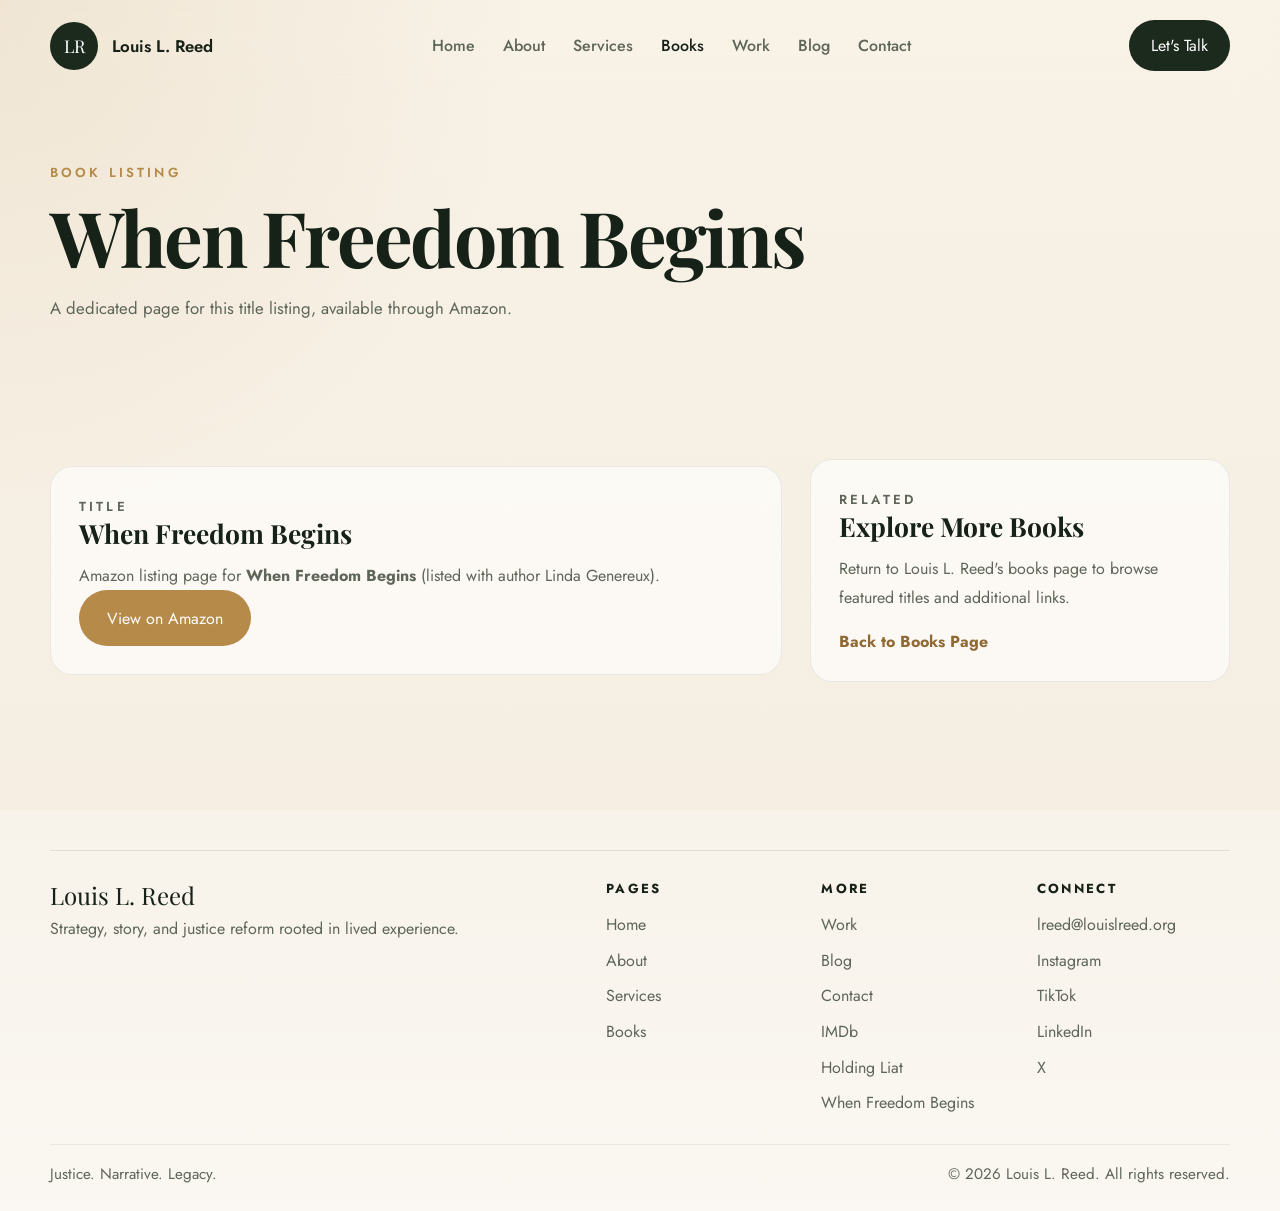
<file: when-freedom-begins.html>
<!doctype html>
<html lang="en">
  <head>
    <meta charset="UTF-8" />
    <meta name="viewport" content="width=device-width, initial-scale=1.0" />
    <meta
      name="description"
      content="Feature page for the Amazon listing: When Freedom Begins by Linda Genereux."
    />
    <meta property="og:title" content="Louis L. Reed | When Freedom Begins" />
    <meta
      property="og:description"
      content="Open the Amazon listing for When Freedom Begins."
    />
    <title>Louis L. Reed | When Freedom Begins</title>
    <link rel="preconnect" href="https://fonts.googleapis.com" />
    <link rel="preconnect" href="https://fonts.gstatic.com" crossorigin />
    <link
      href="https://fonts.googleapis.com/css2?family=Jost:wght@400;500;600;700&family=Playfair+Display:wght@600;700;800&display=swap"
      rel="stylesheet"
    />
    <link rel="stylesheet" href="style.css" />
  </head>
  <body>
    <div class="site-shell">
      <nav id="navbar" class="navbar" aria-label="Main navigation">
        <div class="container nav-inner">
          <a href="index.html" class="brand-mark" aria-label="Louis L. Reed home">
            <span class="brand-mark__monogram">LR</span>
            <span class="brand-mark__text">Louis L. Reed</span>
          </a>
          <div class="nav-links">
            <a href="index.html" class="nav-link">Home</a>
            <a href="about.html" class="nav-link">About</a>
            <a href="services.html" class="nav-link">Services</a>
            <a href="books.html" class="nav-link active">Books</a>
            <a href="work.html" class="nav-link">Work</a>
            <a href="blog.html" class="nav-link">Blog</a>
            <a href="contact.html" class="nav-link">Contact</a>
          </div>
          <a href="contact.html" class="nav-cta">Let's Talk</a>
          <button class="nav-hamburger" id="nav-hamburger" aria-label="Open menu" aria-expanded="false">
            <span></span><span></span><span></span>
          </button>
        </div>
      </nav>

      <div class="mobile-menu" id="mobile-menu" aria-hidden="true">
        <a href="index.html" class="mobile-link">Home</a>
        <a href="about.html" class="mobile-link">About</a>
        <a href="services.html" class="mobile-link">Services</a>
        <a href="books.html" class="mobile-link">Books</a>
        <a href="work.html" class="mobile-link">Work</a>
        <a href="blog.html" class="mobile-link">Blog</a>
        <a href="contact.html" class="mobile-link mobile-link-cta">Let's Talk</a>
      </div>

      <main>
        <section class="page-hero books-hero">
          <div class="container">
            <p class="eyebrow">Book Listing</p>
            <h1 class="page-title">When Freedom Begins</h1>
            <p class="section-text">
              A dedicated page for this title listing, available through
              Amazon.
            </p>
          </div>
        </section>

        <section class="section section-light">
          <div class="container two-column-copy">
            <article class="feature-card reveal-up">
              <p class="eyebrow">Title</p>
              <h3>When Freedom Begins</h3>
              <p>
                Amazon listing page for <strong>When Freedom Begins</strong>
                (listed with author Linda Genereux).
              </p>
              <a
                href="https://www.amazon.com/When-Freedom-Begin-Linda-Genereux/dp/B0GCRMZM28"
                target="_blank"
                rel="noopener noreferrer"
                class="button button-primary"
              >
                View on Amazon
              </a>
            </article>
            <article class="feature-card reveal-up delay-1">
              <p class="eyebrow">Related</p>
              <h3>Explore More Books</h3>
              <p>
                Return to Louis L. Reed's books page to browse featured titles
                and additional links.
              </p>
              <a href="books.html" class="blog-card__link">Back to Books Page</a>
            </article>
          </div>
        </section>
      </main>

      <footer class="footer">
        <div class="container footer-inner">
          <div class="footer-brand-block">
            <p class="footer-brand">Louis L. Reed</p>
            <p class="footer-copy">
              Strategy, story, and justice reform rooted in lived experience.
            </p>
          </div>
          <div class="footer-links">
            <div class="footer-column">
              <p class="footer-heading">Pages</p>
              <a href="index.html" class="footer-link">Home</a>
              <a href="about.html" class="footer-link">About</a>
              <a href="services.html" class="footer-link">Services</a>
              <a href="books.html" class="footer-link">Books</a>
            </div>
            <div class="footer-column">
              <p class="footer-heading">More</p>
              <a href="work.html" class="footer-link">Work</a>
              <a href="blog.html" class="footer-link">Blog</a>
              <a href="contact.html" class="footer-link">Contact</a>
              <a href="imdb.html" class="footer-link">IMDb</a>
              <a href="holding-liat.html" class="footer-link">Holding Liat</a>
              <a href="when-freedom-begins.html" class="footer-link">When Freedom Begins</a>
            </div>
            <div class="footer-column">
              <p class="footer-heading">Connect</p>
              <a href="mailto:lreed@louislreed.org" class="footer-link">lreed@louislreed.org</a>
              <a href="https://www.instagram.com/heinspires4real" target="_blank" rel="noopener noreferrer" class="footer-link">Instagram</a>
              <a href="https://www.tiktok.com/heinspires4real" target="_blank" rel="noopener noreferrer" class="footer-link">TikTok</a>
              <a href="https://www.linkedin.com/in/louislreed" target="_blank" rel="noopener noreferrer" class="footer-link">LinkedIn</a>
              <a href="https://www.x.com/louislreed" target="_blank" rel="noopener noreferrer" class="footer-link">X</a>
            </div>
          </div>
        </div>
        <div class="container footer-bottom">
          <p class="footer-note">Justice. Narrative. Legacy.</p>
          <p class="footer-note">&copy; 2026 Louis L. Reed. All rights reserved.</p>
        </div>
      </footer>
    </div>

    <script src="main.js"></script>
  </body>
</html>
</file>
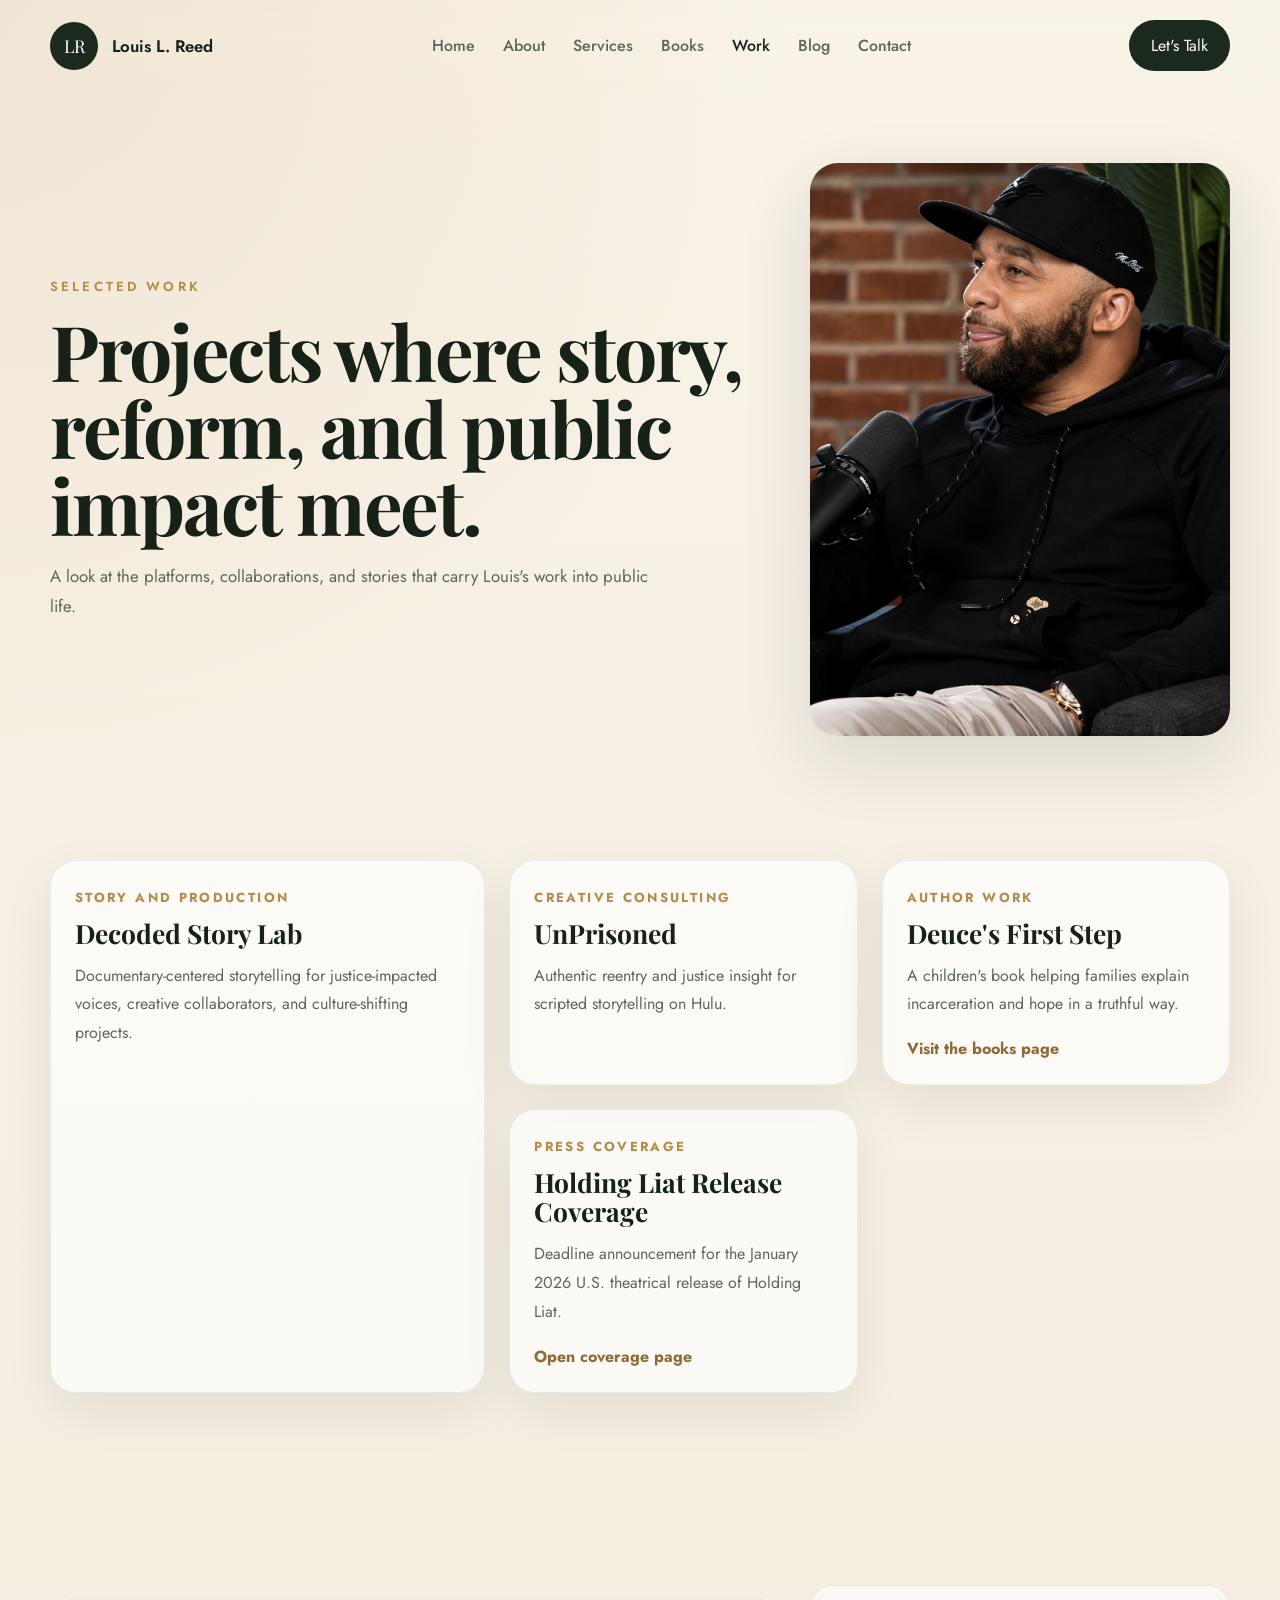
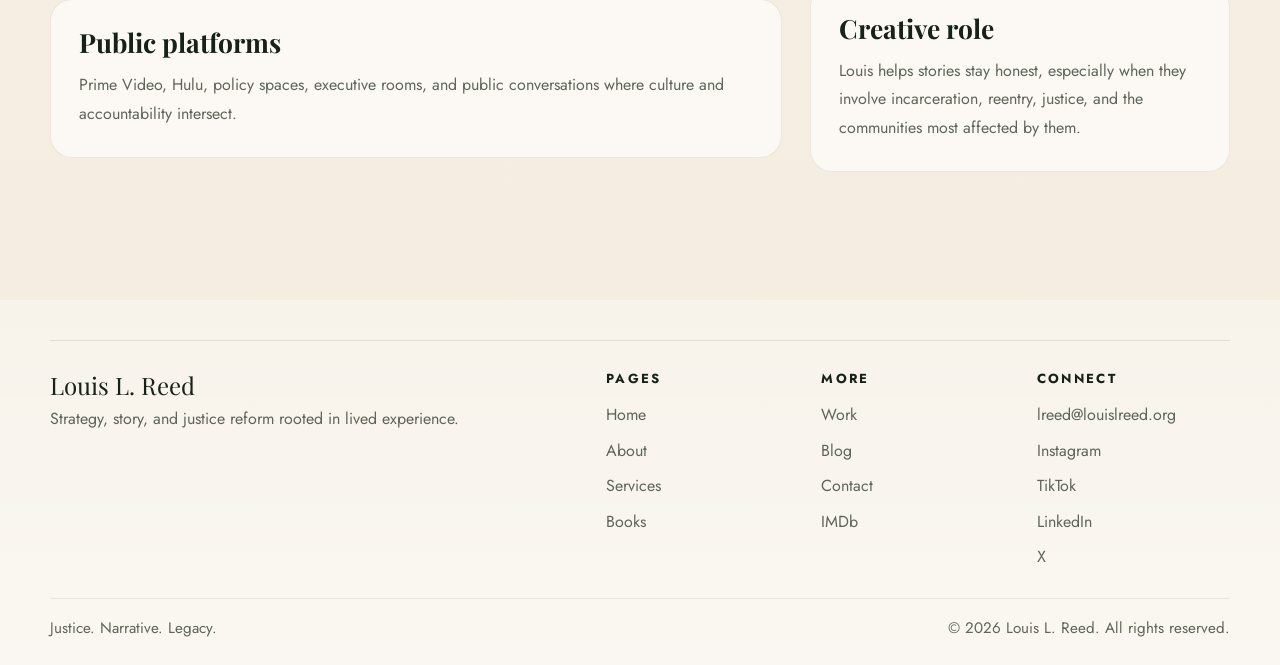
<file: work.html>
<!doctype html>
<html lang="en">
  <head>
    <meta charset="UTF-8" />
    <meta name="viewport" content="width=device-width, initial-scale=1.0" />
    <meta
      name="description"
      content="See selected work by Louis L. Reed across documentary storytelling, creative consulting, and public impact projects."
    />
    <title>Louis L. Reed | Work</title>
    <link rel="preconnect" href="https://fonts.googleapis.com" />
    <link rel="preconnect" href="https://fonts.gstatic.com" crossorigin />
    <link
      href="https://fonts.googleapis.com/css2?family=Jost:wght@400;500;600;700&family=Playfair+Display:wght@600;700;800&display=swap"
      rel="stylesheet"
    />
    <link rel="stylesheet" href="style.css" />
  </head>
  <body>
    <div class="site-shell">
      <nav id="navbar" class="navbar" aria-label="Main navigation">
        <div class="container nav-inner">
          <a href="index.html" class="brand-mark" aria-label="Louis L. Reed home">
            <span class="brand-mark__monogram">LR</span>
            <span class="brand-mark__text">Louis L. Reed</span>
          </a>
          <div class="nav-links">
            <a href="index.html" class="nav-link">Home</a>
            <a href="about.html" class="nav-link">About</a>
            <a href="services.html" class="nav-link">Services</a>
            <a href="books.html" class="nav-link">Books</a>
            <a href="work.html" class="nav-link active">Work</a>
            <a href="blog.html" class="nav-link">Blog</a>
            <a href="contact.html" class="nav-link">Contact</a>
          </div>
          <a href="contact.html" class="nav-cta">Let's Talk</a>
          <button class="nav-hamburger" id="nav-hamburger" aria-label="Open menu" aria-expanded="false">
            <span></span><span></span><span></span>
          </button>
        </div>
      </nav>

      <div class="mobile-menu" id="mobile-menu" aria-hidden="true">
        <a href="index.html" class="mobile-link">Home</a>
        <a href="about.html" class="mobile-link">About</a>
        <a href="services.html" class="mobile-link">Services</a>
        <a href="books.html" class="mobile-link">Books</a>
        <a href="work.html" class="mobile-link">Work</a>
        <a href="blog.html" class="mobile-link">Blog</a>
        <a href="contact.html" class="mobile-link mobile-link-cta">Let's Talk</a>
      </div>

      <main>
        <section class="page-hero">
          <div class="container page-hero__grid">
            <div>
              <p class="eyebrow">Selected Work</p>
              <h1 class="page-title">Projects where story, reform, and public impact meet.</h1>
              <p class="section-text">
                A look at the platforms, collaborations, and stories that carry
                Louis's work into public life.
              </p>
            </div>
            <img src="img-documentary-production.png" alt="Documentary production" class="page-hero__image" />
          </div>
        </section>

        <section class="section section-light">
          <div class="container case-grid">
            <article class="case-card case-card-large reveal-up">
              <div class="case-card__body">
                <span class="case-card__tag">Story and Production</span>
                <h3>Decoded Story Lab</h3>
                <p>Documentary-centered storytelling for justice-impacted voices, creative collaborators, and culture-shifting projects.</p>
              </div>
            </article>
            <article class="case-card reveal-up delay-1">
              <div class="case-card__body">
                <span class="case-card__tag">Creative Consulting</span>
                <h3>UnPrisoned</h3>
                <p>Authentic reentry and justice insight for scripted storytelling on Hulu.</p>
              </div>
            </article>
            <article class="case-card reveal-up delay-2">
              <div class="case-card__body">
                <span class="case-card__tag">Author Work</span>
                <h3>Deuce's First Step</h3>
                <p>A children's book helping families explain incarceration and hope in a truthful way.</p>
                <a href="books.html" class="blog-card__link">Visit the books page</a>
              </div>
            </article>
            <article class="case-card reveal-up delay-3">
              <div class="case-card__body">
                <span class="case-card__tag">Press Coverage</span>
                <h3>Holding Liat Release Coverage</h3>
                <p>Deadline announcement for the January 2026 U.S. theatrical release of Holding Liat.</p>
                <a href="holding-liat.html" class="blog-card__link">Open coverage page</a>
              </div>
            </article>
          </div>
        </section>

        <section class="section section-light">
          <div class="container two-column-copy">
            <div class="feature-card">
              <h3>Public platforms</h3>
              <p>Prime Video, Hulu, policy spaces, executive rooms, and public conversations where culture and accountability intersect.</p>
            </div>
            <div class="feature-card">
              <h3>Creative role</h3>
              <p>Louis helps stories stay honest, especially when they involve incarceration, reentry, justice, and the communities most affected by them.</p>
            </div>
          </div>
        </section>
      </main>

      <footer class="footer">
        <div class="container footer-inner">
          <div class="footer-brand-block">
            <p class="footer-brand">Louis L. Reed</p>
            <p class="footer-copy">
              Strategy, story, and justice reform rooted in lived experience.
            </p>
          </div>
          <div class="footer-links">
            <div class="footer-column">
              <p class="footer-heading">Pages</p>
              <a href="index.html" class="footer-link">Home</a>
              <a href="about.html" class="footer-link">About</a>
              <a href="services.html" class="footer-link">Services</a>
              <a href="books.html" class="footer-link">Books</a>
            </div>
            <div class="footer-column">
              <p class="footer-heading">More</p>
              <a href="work.html" class="footer-link">Work</a>
              <a href="blog.html" class="footer-link">Blog</a>
              <a href="contact.html" class="footer-link">Contact</a>
              <a href="imdb.html" class="footer-link">IMDb</a>
            </div>
            <div class="footer-column">
              <p class="footer-heading">Connect</p>
              <a href="mailto:lreed@louislreed.org" class="footer-link">lreed@louislreed.org</a>
              <a href="https://www.instagram.com/heinspires4real" target="_blank" rel="noopener noreferrer" class="footer-link">Instagram</a>
              <a href="https://www.tiktok.com/heinspires4real" target="_blank" rel="noopener noreferrer" class="footer-link">TikTok</a>
              <a href="https://www.linkedin.com/in/louislreed" target="_blank" rel="noopener noreferrer" class="footer-link">LinkedIn</a>
              <a href="https://www.x.com/louislreed" target="_blank" rel="noopener noreferrer" class="footer-link">X</a>
            </div>
          </div>
        </div>
        <div class="container footer-bottom">
          <p class="footer-note">Justice. Narrative. Legacy.</p>
          <p class="footer-note">&copy; 2026 Louis L. Reed. All rights reserved.</p>
        </div>
      </footer>
    </div>

    <script src="main.js"></script>
  </body>
</html>
</file>
<file: style.css>
:root {
  --bg: #f6f0e4;
  --surface: #fffaf2;
  --surface-strong: #f0e6d3;
  --ink: #162117;
  --muted: #5e6559;
  --brand: #b68a49;
  --brand-deep: #8f6a34;
  --panel: #1b2a1d;
  --panel-soft: #243629;
  --line: rgba(22, 33, 23, 0.12);
  --white: #ffffff;
  --shadow: 0 24px 70px rgba(24, 31, 24, 0.12);
  --radius-lg: 28px;
  --radius-md: 18px;
  --radius-sm: 12px;
  --container: 1180px;
  --font-heading: "Playfair Display", Georgia, serif;
  --font-body: "Jost", Arial, sans-serif;
  --ease: cubic-bezier(0.22, 1, 0.36, 1);
}

*,
*::before,
*::after {
  box-sizing: border-box;
}

html {
  scroll-behavior: smooth;
}

body {
  margin: 0;
  font-family: var(--font-body);
  background:
    radial-gradient(circle at top left, rgba(182, 138, 73, 0.12), transparent 30%),
    linear-gradient(180deg, #f8f2e7 0%, #f4ecdf 100%);
  color: var(--ink);
}

img {
  display: block;
  max-width: 100%;
}

a {
  color: inherit;
  text-decoration: none;
}

button,
input,
select,
textarea {
  font: inherit;
}

button {
  cursor: pointer;
  border: 0;
}

.container {
  width: min(var(--container), calc(100% - 40px));
  margin: 0 auto;
}

.section {
  padding: 96px 0;
}

.section-light {
  background: transparent;
}

.section-dark {
  background:
    linear-gradient(135deg, rgba(182, 138, 73, 0.08), transparent 48%),
    var(--panel);
  color: var(--white);
}

.site-shell {
  overflow: clip;
}

.eyebrow {
  margin: 0 0 16px;
  color: var(--brand);
  font-size: 0.82rem;
  font-weight: 600;
  letter-spacing: 0.24em;
  text-transform: uppercase;
}

.eyebrow-light {
  color: #dfbd84;
}

.section-title,
.hero-title {
  margin: 0;
  font-family: var(--font-heading);
  font-weight: 700;
  line-height: 0.98;
  letter-spacing: -0.03em;
}

.hero-title {
  max-width: 11ch;
  font-size: clamp(3.4rem, 8vw, 6.4rem);
}

.section-title {
  font-size: clamp(2.2rem, 5vw, 3.7rem);
  max-width: 15ch;
}

.section-title-light {
  color: var(--white);
}

.section-text {
  margin: 18px 0 0;
  max-width: 62ch;
  color: var(--muted);
  font-size: 1.05rem;
  line-height: 1.8;
}

.section-text-light {
  color: rgba(255, 255, 255, 0.72);
}

.section-heading {
  text-align: center;
  margin-bottom: 48px;
}

.section-heading-left {
  text-align: left;
}

.page-hero {
  padding: 72px 0 28px;
}

.page-hero__grid,
.two-column-copy {
  display: grid;
  grid-template-columns: minmax(0, 1fr) minmax(300px, 420px);
  gap: 28px;
  align-items: center;
}

.page-title {
  margin: 0;
  font-family: var(--font-heading);
  font-size: clamp(2.8rem, 6vw, 4.8rem);
  line-height: 1;
  letter-spacing: -0.03em;
}

.page-hero__image {
  width: 100%;
  min-height: 420px;
  border-radius: 28px;
  object-fit: cover;
  object-position: center top;
  box-shadow: var(--shadow);
}

.books-hero {
  padding-bottom: 40px;
}

.book-hero-panel {
  padding: 36px;
  border-radius: 30px;
  background:
    linear-gradient(180deg, rgba(255, 255, 255, 0.92), rgba(255, 255, 255, 0.8)),
    linear-gradient(135deg, rgba(182, 138, 73, 0.18), rgba(27, 42, 29, 0.08));
  border: 1px solid rgba(22, 33, 23, 0.08);
  box-shadow: var(--shadow);
}

.book-hero-panel__eyebrow {
  display: inline-block;
  margin-bottom: 16px;
  color: var(--brand);
  font-size: 0.82rem;
  font-weight: 700;
  letter-spacing: 0.18em;
  text-transform: uppercase;
}

.book-hero-panel h2,
.book-cover-card strong {
  margin: 0;
  font-family: var(--font-heading);
  font-size: clamp(2rem, 4vw, 3rem);
  line-height: 1;
}

.book-hero-panel p,
.book-cover-card p {
  margin: 18px 0 0;
  color: var(--muted);
  line-height: 1.85;
}

.book-hero-panel__meta,
.audience-pills {
  display: flex;
  flex-wrap: wrap;
  gap: 12px;
}

.book-hero-panel__meta {
  margin-top: 26px;
}

.book-hero-panel__meta span,
.audience-pill {
  display: inline-flex;
  align-items: center;
  min-height: 40px;
  padding: 0 16px;
  border-radius: 999px;
  background: rgba(22, 33, 23, 0.06);
  color: var(--ink);
  font-weight: 500;
}

.book-showcase {
  display: grid;
  grid-template-columns: minmax(280px, 0.88fr) minmax(0, 1.12fr);
  gap: 28px;
  align-items: stretch;
}

.book-showcase__cover {
  display: grid;
}

.book-cover-card {
  min-height: 100%;
  padding: 42px 36px;
  border-radius: 32px;
  background:
    linear-gradient(160deg, rgba(18, 31, 20, 0.98), rgba(36, 54, 41, 0.92)),
    var(--panel);
  color: var(--white);
  box-shadow: var(--shadow);
}

.book-cover-card__kicker {
  display: inline-block;
  margin-bottom: 18px;
  color: #dfbd84;
  font-size: 0.82rem;
  font-weight: 700;
  letter-spacing: 0.18em;
  text-transform: uppercase;
}

.book-cover-card p {
  color: rgba(255, 255, 255, 0.76);
}

.book-image-card {
  min-height: 100%;
  padding: 24px;
  border-radius: 32px;
  background:
    linear-gradient(160deg, rgba(255, 255, 255, 0.96), rgba(240, 230, 212, 0.92)),
    var(--surface);
  box-shadow: var(--shadow);
}

.book-image-card__cover {
  width: 100%;
  border-radius: 18px;
}

.books-list {
  margin-bottom: 18px;
}

.imdb-card {
  padding: 22px;
  border-radius: 28px;
  background: #101010;
  box-shadow: var(--shadow);
}

.imdb-card__image {
  width: 100%;
  border-radius: 18px;
}

.imdb-card__actions {
  display: flex;
  justify-content: center;
  margin-top: 22px;
}

.button {
  display: inline-flex;
  align-items: center;
  justify-content: center;
  min-height: 56px;
  padding: 0 28px;
  border-radius: 999px;
  transition:
    transform 0.25s var(--ease),
    background-color 0.25s var(--ease),
    border-color 0.25s var(--ease),
    color 0.25s var(--ease);
}

.button:hover {
  transform: translateY(-2px);
}

.button-primary {
  background: var(--brand);
  color: var(--white);
}

.button-primary:hover {
  background: var(--brand-deep);
}

.button-secondary {
  border: 1px solid var(--line);
  color: var(--ink);
  background: rgba(255, 255, 255, 0.45);
}

.button-full {
  width: 100%;
}

.navbar {
  position: sticky;
  top: 0;
  z-index: 20;
  padding: 20px 0;
  backdrop-filter: blur(20px);
  transition:
    padding 0.25s var(--ease),
    background-color 0.25s var(--ease),
    border-color 0.25s var(--ease);
}

.navbar.scrolled {
  padding: 12px 0;
  background: rgba(248, 242, 231, 0.88);
  border-bottom: 1px solid rgba(22, 33, 23, 0.08);
}

.nav-inner {
  display: flex;
  align-items: center;
  justify-content: space-between;
  gap: 24px;
}

.brand-mark {
  display: inline-flex;
  align-items: center;
  gap: 14px;
}

.brand-mark__monogram {
  display: inline-grid;
  place-items: center;
  width: 48px;
  height: 48px;
  border-radius: 50%;
  background: var(--panel);
  color: var(--white);
  font-family: var(--font-heading);
  font-size: 1.1rem;
}

.brand-mark__text {
  font-weight: 600;
  font-size: 1.05rem;
}

.nav-links {
  display: flex;
  align-items: center;
  gap: 28px;
}

.nav-link {
  color: var(--muted);
  font-weight: 500;
}

.nav-link.active,
.nav-link:hover {
  color: var(--ink);
}

.nav-cta {
  padding: 14px 22px;
  border-radius: 999px;
  background: var(--panel);
  color: var(--white);
}

.nav-hamburger {
  display: none;
  width: 48px;
  height: 48px;
  padding: 10px;
  background: var(--panel);
  border-radius: 14px;
}

.nav-hamburger span {
  display: block;
  width: 100%;
  height: 2px;
  margin: 5px 0;
  background: var(--white);
  transition: transform 0.25s var(--ease), opacity 0.25s var(--ease);
}

.nav-hamburger.open span:nth-child(1) {
  transform: translateY(7px) rotate(45deg);
}

.nav-hamburger.open span:nth-child(2) {
  opacity: 0;
}

.nav-hamburger.open span:nth-child(3) {
  transform: translateY(-7px) rotate(-45deg);
}

.mobile-menu {
  position: fixed;
  inset: 84px 20px auto;
  z-index: 19;
  display: grid;
  gap: 12px;
  padding: 22px;
  border-radius: 24px;
  background: rgba(27, 42, 29, 0.97);
  color: var(--white);
  box-shadow: var(--shadow);
  opacity: 0;
  pointer-events: none;
  transform: translateY(-10px);
  transition:
    opacity 0.25s var(--ease),
    transform 0.25s var(--ease);
}

.mobile-menu.open {
  opacity: 1;
  pointer-events: auto;
  transform: translateY(0);
}

.mobile-link {
  padding: 12px 4px;
  border-bottom: 1px solid rgba(255, 255, 255, 0.08);
}

.mobile-link-cta {
  border-bottom: 0;
  color: #f3d295;
}

.hero {
  padding: 48px 0 84px;
}

.hero-grid {
  display: grid;
  grid-template-columns: minmax(0, 1.05fr) minmax(360px, 0.95fr);
  align-items: center;
  gap: 48px;
}

.hero-text {
  margin: 22px 0 0;
  max-width: 56ch;
  color: var(--muted);
  font-size: 1.08rem;
  line-height: 1.85;
}

.hero-actions {
  display: flex;
  flex-wrap: wrap;
  gap: 14px;
  margin-top: 34px;
}

.hero-stat-row {
  display: grid;
  grid-template-columns: repeat(3, minmax(0, 1fr));
  gap: 18px;
  margin-top: 42px;
}

.hero-stat {
  padding-top: 20px;
  border-top: 1px solid rgba(22, 33, 23, 0.12);
}

.hero-stat strong {
  display: block;
  margin-bottom: 6px;
  font-size: 1.5rem;
  font-weight: 700;
}

.hero-stat span {
  color: var(--muted);
  line-height: 1.7;
}

.hero-photo-frame {
  position: relative;
  min-height: 640px;
  padding: 22px;
  border-radius: 38px;
  background:
    linear-gradient(180deg, rgba(255, 255, 255, 0.58), rgba(255, 255, 255, 0.18)),
    linear-gradient(145deg, rgba(182, 138, 73, 0.18), rgba(27, 42, 29, 0.18));
  box-shadow: var(--shadow);
}

.hero-photo-frame::before {
  content: "";
  position: absolute;
  inset: 34px 34px auto auto;
  width: 180px;
  height: 180px;
  border-radius: 50%;
  background: rgba(182, 138, 73, 0.16);
  filter: blur(2px);
}

.hero-photo {
  width: 100%;
  height: 100%;
  min-height: 596px;
  border-radius: 28px;
  object-fit: cover;
  object-position: center top;
  background: linear-gradient(180deg, #d6cfbf, #b9b1a2);
}

.hero-floating-card {
  position: absolute;
  left: -30px;
  bottom: 44px;
  max-width: 270px;
  padding: 22px;
  border-radius: 22px;
  background: var(--white);
  box-shadow: 0 18px 44px rgba(23, 31, 23, 0.16);
}

.hero-floating-card__label {
  display: block;
  margin-bottom: 8px;
  color: var(--brand);
  font-size: 0.82rem;
  font-weight: 700;
  letter-spacing: 0.2em;
  text-transform: uppercase;
}

.hero-floating-card strong {
  display: block;
  margin-bottom: 8px;
  font-size: 1.2rem;
}

.hero-floating-card p {
  margin: 0;
  color: var(--muted);
  line-height: 1.7;
}

.trust-bar {
  padding: 16px 0 44px;
}

.trust-bar__frame {
  overflow: hidden;
  padding: 30px 0;
  border: 1px solid rgba(22, 33, 23, 0.08);
  border-radius: 30px;
  background:
    linear-gradient(180deg, rgba(255, 255, 255, 0.74), rgba(255, 255, 255, 0.62));
  box-shadow:
    0 18px 44px rgba(22, 33, 23, 0.08),
    inset 0 1px 0 rgba(255, 255, 255, 0.45);
}

.trust-bar__track {
  display: flex;
  width: max-content;
  animation: trust-marquee 28s linear infinite;
  will-change: transform;
}

.trust-bar__group {
  display: flex;
  align-items: center;
  gap: 54px;
  padding-right: 54px;
}

.trust-logo {
  flex: 0 0 auto;
  color: var(--muted);
  font-size: 1.5rem;
  font-weight: 700;
  letter-spacing: -0.02em;
  white-space: nowrap;
  opacity: 0.84;
  transform: translateY(0);
  transition:
    opacity 0.25s var(--ease),
    transform 0.25s var(--ease),
    color 0.25s var(--ease);
}

.trust-logo:hover {
  color: var(--ink);
  opacity: 1;
  transform: translateY(-2px);
}

@keyframes trust-marquee {
  from {
    transform: translateX(0);
  }
  to {
    transform: translateX(-50%);
  }
}

.intro-grid {
  display: grid;
  grid-template-columns: minmax(300px, 0.82fr) minmax(0, 1fr);
  gap: 48px;
  align-items: center;
}

.intro-media img {
  width: 100%;
  min-height: 520px;
  border-radius: 32px;
  object-fit: cover;
  box-shadow: var(--shadow);
}

.feature-grid {
  display: grid;
  grid-template-columns: repeat(4, minmax(0, 1fr));
  gap: 20px;
  margin-top: 52px;
}

.feature-card {
  padding: 28px;
  border: 1px solid rgba(22, 33, 23, 0.08);
  border-radius: 22px;
  background: rgba(255, 255, 255, 0.64);
}

.feature-card h3,
.service-card h3,
.case-card h3,
.consultation-panel h3,
.form-success h3 {
  margin: 0 0 14px;
  font-family: var(--font-heading);
  font-size: 1.65rem;
  line-height: 1.1;
}

.feature-card p,
.service-card p,
.case-card p,
.consultation-panel p,
.contact-card span,
.contact-card strong,
.form-success p {
  margin: 0;
  color: var(--muted);
  line-height: 1.8;
}

.services-grid,
.case-grid,
.consultation-grid,
.contact-grid {
  display: grid;
  gap: 24px;
}

.services-grid {
  grid-template-columns: repeat(3, minmax(0, 1fr));
}

.service-card {
  overflow: hidden;
  border-radius: 26px;
  background: rgba(255, 255, 255, 0.06);
  border: 1px solid rgba(255, 255, 255, 0.08);
}

.service-card__image,
.case-card__image {
  width: 100%;
  height: 260px;
  object-fit: cover;
}

.service-card__image--top {
  object-position: center top;
}


.service-card__body,
.case-card__body {
  padding: 24px;
}

.service-card__body p {
  color: rgba(255, 255, 255, 0.72);
}

.case-grid {
  grid-template-columns: 1.25fr 1fr 1fr;
}

.blog-preview-grid {
  display: grid;
  grid-template-columns: repeat(3, minmax(0, 1fr));
  gap: 24px;
}

.blog-card,
.blog-post-card {
  overflow: hidden;
  border-radius: 26px;
  background: rgba(255, 255, 255, 0.76);
  border: 1px solid rgba(22, 33, 23, 0.08);
  box-shadow: 0 18px 50px rgba(23, 31, 23, 0.08);
}

.blog-card__image,
.blog-post-card__image {
  width: 100%;
  height: 240px;
  object-fit: cover;
}

.blog-card__body,
.blog-post-card__body {
  padding: 24px;
}

.blog-card__meta {
  display: inline-block;
  margin-bottom: 12px;
  color: var(--brand);
  font-size: 0.82rem;
  font-weight: 700;
  letter-spacing: 0.16em;
  text-transform: uppercase;
}

.blog-card__body h3,
.blog-post-card__body h2,
.sidebar-card h3 {
  margin: 0 0 14px;
  font-family: var(--font-heading);
  font-size: 1.8rem;
  line-height: 1.1;
}

.blog-card__body p,
.blog-post-card__body p,
.sidebar-card p,
.sidebar-list {
  margin: 0;
  color: var(--muted);
  line-height: 1.85;
}

.blog-card__link {
  display: inline-block;
  margin-top: 18px;
  color: var(--brand-deep);
  font-weight: 700;
}

.blog-hero {
  padding: 48px 0 40px;
}

.blog-hero__grid,
.blog-layout {
  display: grid;
  grid-template-columns: minmax(0, 1.12fr) minmax(300px, 0.88fr);
  gap: 28px;
}

.blog-hero__visual {
  display: flex;
  justify-content: flex-end;
}

.blog-hero__image {
  width: min(100%, 440px);
  min-height: 500px;
  border-radius: 30px;
  object-fit: cover;
  object-position: center top;
  box-shadow: var(--shadow);
}

.blog-feed {
  display: grid;
  gap: 24px;
}

.blog-post-card__image {
  height: 320px;
}

.blog-sidebar {
  display: grid;
  gap: 20px;
  align-self: start;
  position: sticky;
  top: 110px;
}

.sidebar-card {
  padding: 28px;
  border-radius: 24px;
  background: rgba(255, 255, 255, 0.76);
  border: 1px solid rgba(22, 33, 23, 0.08);
  box-shadow: 0 18px 50px rgba(23, 31, 23, 0.08);
}

.sidebar-card-dark {
  background: var(--panel);
  color: var(--white);
}

.sidebar-card-dark p,
.sidebar-card-dark .sidebar-list {
  color: rgba(255, 255, 255, 0.72);
}

.sidebar-list {
  padding-left: 18px;
}

.case-card {
  overflow: hidden;
  border-radius: 26px;
  background: rgba(255, 255, 255, 0.7);
  border: 1px solid rgba(22, 33, 23, 0.08);
  box-shadow: 0 18px 50px rgba(23, 31, 23, 0.08);
}

.case-card-large {
  grid-row: span 2;
}

.case-card-large .case-card__image {
  height: 100%;
  min-height: 100%;
}

.case-card__tag {
  display: inline-block;
  margin-bottom: 12px;
  color: var(--brand);
  font-size: 0.82rem;
  font-weight: 700;
  letter-spacing: 0.18em;
  text-transform: uppercase;
}

.consultation-band {
  background:
    linear-gradient(180deg, rgba(10, 17, 11, 0.08), rgba(10, 17, 11, 0.08)),
    linear-gradient(120deg, #132116 0%, #243629 100%);
}

.consultation-grid {
  grid-template-columns: 1.1fr 0.9fr;
  align-items: center;
}

.consultation-panel {
  padding: 36px;
  border-radius: 28px;
  background: rgba(255, 255, 255, 0.92);
  box-shadow: var(--shadow);
}

.consultation-list {
  margin: 20px 0 28px;
  padding-left: 18px;
  color: var(--muted);
  line-height: 1.9;
}

.contact-grid {
  grid-template-columns: 0.9fr 1.1fr;
  align-items: start;
}

.contact-cards {
  display: grid;
  gap: 14px;
  margin-top: 28px;
}

.contact-card {
  display: block;
  padding: 22px 24px;
  border-radius: 20px;
  border: 1px solid rgba(22, 33, 23, 0.08);
  background: rgba(255, 255, 255, 0.66);
}

.contact-card strong {
  display: block;
  margin-top: 4px;
  color: var(--ink);
  font-size: 1.12rem;
}

.contact-action-button {
  display: inline-flex;
  align-items: center;
  justify-content: center;
  min-height: 64px;
  padding: 0 28px;
  border-radius: 20px;
  background: var(--brand);
  color: var(--white);
  font-size: 1.05rem;
  font-weight: 700;
  box-shadow: 0 16px 32px rgba(182, 138, 73, 0.22);
  transition:
    transform 0.25s var(--ease),
    background-color 0.25s var(--ease),
    box-shadow 0.25s var(--ease);
}

.contact-action-button:hover {
  transform: translateY(-2px);
  background: var(--brand-deep);
  box-shadow: 0 20px 38px rgba(143, 106, 52, 0.28);
}

.contact-action-button-secondary {
  background: #25d366;
  box-shadow: 0 16px 32px rgba(37, 211, 102, 0.22);
}

.contact-action-button-secondary:hover {
  background: #1fb758;
  box-shadow: 0 20px 38px rgba(37, 211, 102, 0.3);
}

.contact-action-button-outline {
  background: rgba(255, 255, 255, 0.7);
  color: var(--ink);
  border: 1px solid rgba(22, 33, 23, 0.1);
  box-shadow: 0 12px 28px rgba(22, 33, 23, 0.08);
}

.contact-action-button-outline:hover {
  background: rgba(255, 255, 255, 0.95);
  color: var(--brand-deep);
  box-shadow: 0 18px 34px rgba(22, 33, 23, 0.12);
}


.contact-form-shell {
  padding: 34px;
  border-radius: 30px;
  background: rgba(255, 255, 255, 0.82);
  border: 1px solid rgba(22, 33, 23, 0.08);
  box-shadow: var(--shadow);
}

.contact-form {
  display: grid;
  gap: 18px;
}

.form-row {
  display: grid;
  grid-template-columns: repeat(2, minmax(0, 1fr));
  gap: 16px;
}

.form-group {
  display: grid;
  gap: 8px;
}

.form-group label {
  font-weight: 600;
}

.form-input {
  width: 100%;
  padding: 15px 18px;
  border: 1px solid rgba(22, 33, 23, 0.12);
  border-radius: 16px;
  background: #fffdf8;
  color: var(--ink);
  transition:
    border-color 0.2s var(--ease),
    box-shadow 0.2s var(--ease);
}

.form-input:focus {
  outline: none;
  border-color: rgba(182, 138, 73, 0.8);
  box-shadow: 0 0 0 4px rgba(182, 138, 73, 0.14);
}

.form-input.error {
  border-color: #c54b4b;
}

.form-textarea {
  min-height: 144px;
  resize: vertical;
}

.form-success {
  padding: 16px 0 4px;
}

.footer {
  margin-top: 32px;
  padding: 40px 0 26px;
  background:
    linear-gradient(180deg, rgba(255, 255, 255, 0.34), rgba(255, 255, 255, 0.6)),
    #f4ecdf;
}

.footer-inner {
  display: grid;
  grid-template-columns: minmax(260px, 1.1fr) minmax(0, 1.3fr);
  align-items: start;
  justify-content: space-between;
  gap: 28px;
  padding: 28px 0;
  border-top: 1px solid rgba(22, 33, 23, 0.1);
  border-bottom: 1px solid rgba(22, 33, 23, 0.08);
}

.footer-brand-block {
  max-width: 28rem;
}

.footer-brand {
  margin: 0 0 4px;
  font-family: var(--font-heading);
  font-size: 1.5rem;
}

.footer-copy {
  margin: 0;
  color: var(--muted);
  line-height: 1.8;
}

.footer-links {
  display: grid;
  grid-template-columns: repeat(3, minmax(0, 1fr));
  gap: 22px;
}

.footer-column {
  display: grid;
  gap: 10px;
  align-content: start;
}

.footer-heading {
  margin: 0 0 4px;
  color: var(--ink);
  font-size: 0.82rem;
  font-weight: 700;
  letter-spacing: 0.18em;
  text-transform: uppercase;
}

.footer-link {
  color: var(--muted);
  line-height: 1.6;
  transition: color 0.2s var(--ease);
}

.footer-link:hover {
  color: var(--brand-deep);
}

.footer-bottom {
  display: flex;
  align-items: center;
  justify-content: space-between;
  gap: 16px;
  padding-top: 18px;
}

.footer-note {
  margin: 0;
  color: var(--muted);
  font-size: 0.95rem;
}

.reveal-up,
.reveal-left,
.reveal-right {
  opacity: 0;
  transition:
    opacity 0.8s var(--ease),
    transform 0.8s var(--ease);
}

.reveal-up {
  transform: translateY(38px);
}

.reveal-left {
  transform: translateX(-38px);
}

.reveal-right {
  transform: translateX(38px);
}

.revealed {
  opacity: 1;
  transform: translate(0, 0);
}

.delay-1 {
  transition-delay: 0.1s;
}

.delay-2 {
  transition-delay: 0.2s;
}

.delay-3 {
  transition-delay: 0.3s;
}

.delay-4 {
  transition-delay: 0.4s;
}

@media (max-width: 1080px) {
  .hero-grid,
  .intro-grid,
  .consultation-grid,
  .contact-grid,
  .case-grid,
  .blog-hero__grid,
  .blog-layout,
  .book-showcase,
  .page-hero__grid,
  .two-column-copy {
    grid-template-columns: 1fr;
  }

  .services-grid,
  .feature-grid,
  .blog-preview-grid {
    grid-template-columns: repeat(2, minmax(0, 1fr));
  }

  .case-card-large {
    grid-row: auto;
  }

  .case-card-large .case-card__image {
    min-height: 280px;
  }

  .hero-photo-frame {
    min-height: unset;
  }

  .hero-photo {
    min-height: 520px;
  }

  .hero-floating-card {
    left: 24px;
    bottom: 24px;
  }

  .blog-sidebar {
    position: static;
    top: auto;
  }
}

@media (max-width: 820px) {
  .nav-links,
  .nav-cta {
    display: none;
  }

  .nav-hamburger {
    display: inline-block;
  }

  .hero {
    padding-top: 24px;
  }

  .hero-title {
    max-width: 100%;
  }

  .hero-stat-row,
  .services-grid,
  .feature-grid,
  .blog-preview-grid,
  .form-row {
    grid-template-columns: 1fr;
  }

  .section {
    padding: 76px 0;
  }

  .contact-form-shell,
  .consultation-panel {
    padding: 26px;
  }

  .footer-inner,
  .footer-links {
    grid-template-columns: 1fr;
  }
}

@media (max-width: 560px) {
  .container {
    width: min(calc(100% - 24px), var(--container));
  }

  .brand-mark__monogram {
    display: none;
  }

  .hero-photo {
    min-height: 420px;
  }

  .hero-floating-card {
    position: static;
    max-width: none;
    margin-top: 16px;
  }

  .contact-form-shell {
    padding: 22px 18px;
  }

  .footer-bottom {
    flex-direction: column;
    align-items: flex-start;
  }

  .trust-logo {
    font-size: 1.15rem;
  }

  .trust-bar__group {
    gap: 30px;
    padding-right: 30px;
  }
}

@media (prefers-reduced-motion: reduce) {
  .trust-bar__track {
    animation: none;
  }
}
</file>
